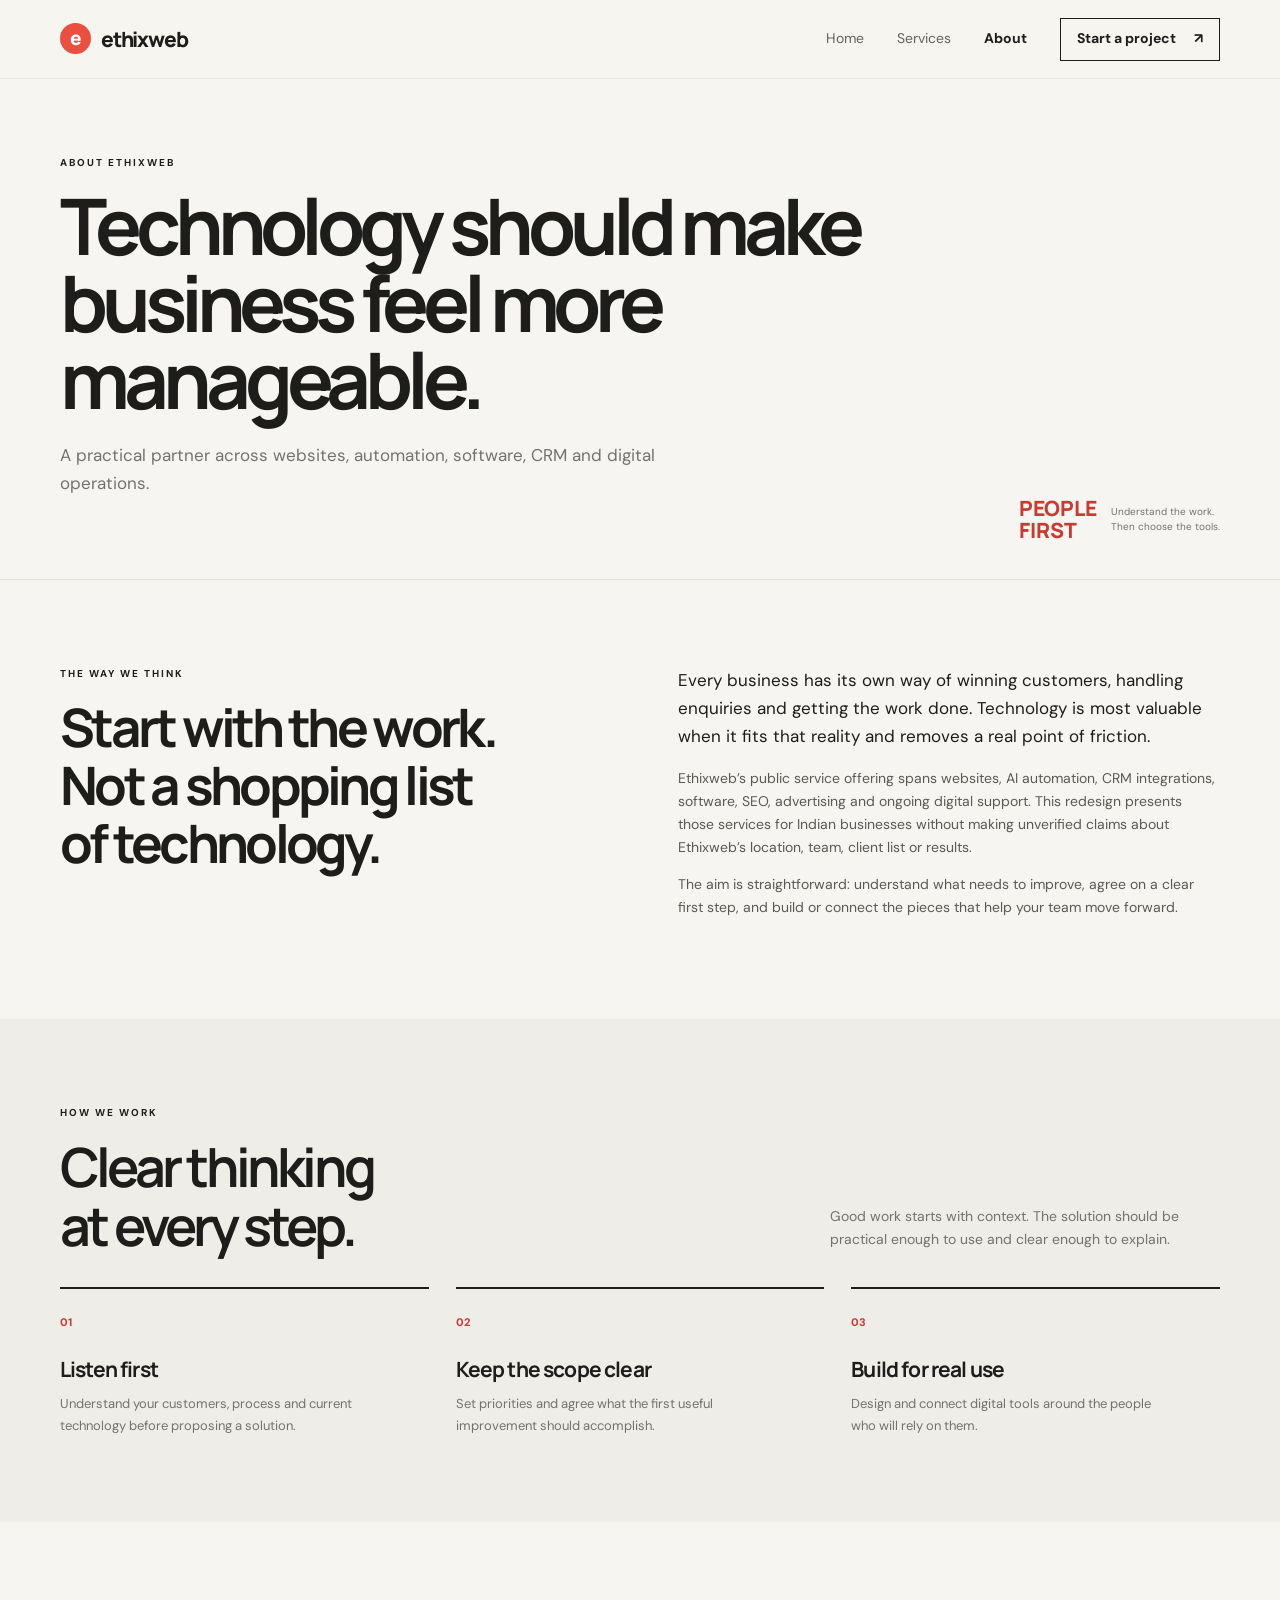
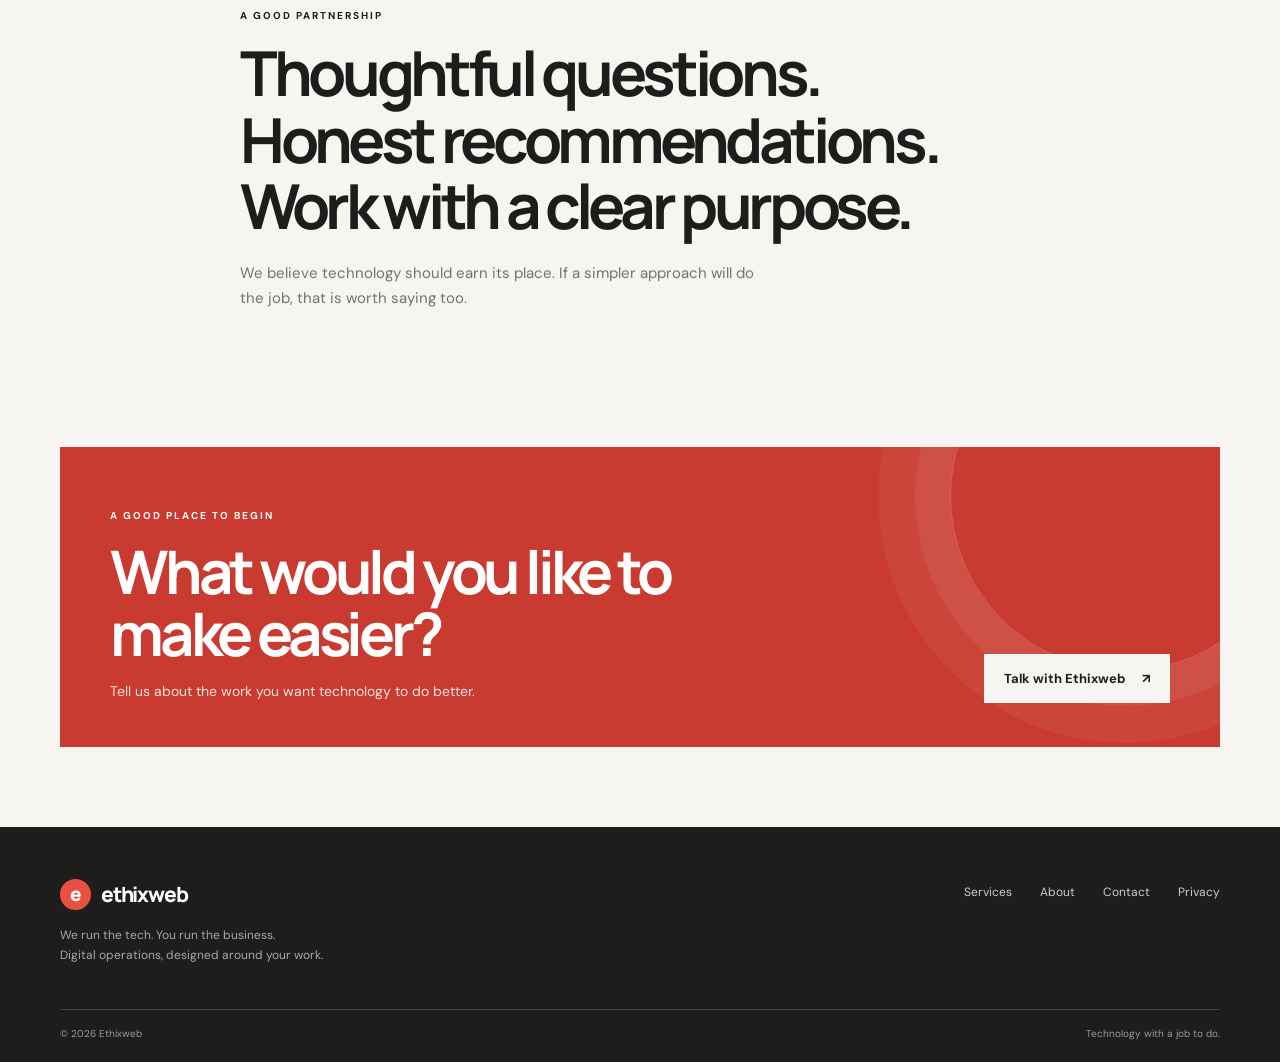
<file: about.html>
<!doctype html>
<html lang="en-IN">
<head>
  <meta charset="utf-8"><meta name="viewport" content="width=device-width, initial-scale=1"><meta name="theme-color" content="#f7f5f1">
  <meta name="description" content="Ethixweb's practical, operations-first approach to websites, automation and digital technology."><meta property="og:title" content="About — Ethixweb"><meta property="og:description" content="Technology should make business feel more manageable."><meta property="og:type" content="website">
  <title>About — Ethixweb</title><link rel="icon" href="favicon.svg" type="image/svg+xml"><link rel="stylesheet" href="styles.css"><script src="site-config.js"></script><script src="script.js" defer></script>
</head>
<body>
  <a class="skip-link" href="#main">Skip to content</a>
  <header class="site-header"><div class="container nav-wrap"><a class="brand" href="index.html"><span class="brand-mark">e</span>ethixweb</a><button class="menu-toggle" type="button" aria-label="Open navigation" aria-expanded="false" aria-controls="primary-nav"><span></span><span></span></button><nav class="nav-links" id="primary-nav" aria-label="Main navigation"><a href="index.html">Home</a><a href="services.html">Services</a><a class="active" href="about.html">About</a><a class="nav-cta" href="contact.html">Start a project <span>↗</span></a></nav></div></header>
  <main id="main">
    <section class="page-hero"><div class="container"><p class="eyebrow">About Ethixweb</p><h1>Technology should make business feel more manageable.</h1><p class="page-intro">A practical partner across websites, automation, software, CRM and digital operations.</p><div class="page-hero-stamp"><span>PEOPLE<br>FIRST</span><small>Understand the work.<br>Then choose the tools.</small></div></div></section>
    <section class="section"><div class="container about-intro"><div><p class="eyebrow">The way we think</p><h2>Start with the work.<br>Not a shopping list<br>of technology.</h2></div><div class="about-copy"><p>Every business has its own way of winning customers, handling enquiries and getting the work done. Technology is most valuable when it fits that reality and removes a real point of friction.</p><p>Ethixweb’s public service offering spans websites, AI automation, CRM integrations, software, SEO, advertising and ongoing digital support. This redesign presents those services for Indian businesses without making unverified claims about Ethixweb’s location, team, client list or results.</p><p>The aim is straightforward: understand what needs to improve, agree on a clear first step, and build or connect the pieces that help your team move forward.</p></div></div></section>
    <section class="section section-contrast"><div class="container"><div class="section-heading"><div><p class="eyebrow">How we work</p><h2>Clear thinking<br>at every step.</h2></div><p>Good work starts with context. The solution should be practical enough to use and clear enough to explain.</p></div><div class="steps-grid"><article class="step-card"><span>01</span><h3>Listen first</h3><p>Understand your customers, process and current technology before proposing a solution.</p></article><article class="step-card"><span>02</span><h3>Keep the scope clear</h3><p>Set priorities and agree what the first useful improvement should accomplish.</p></article><article class="step-card"><span>03</span><h3>Build for real use</h3><p>Design and connect digital tools around the people who will rely on them.</p></article></div></div></section>
    <section class="section"><div class="container values-band"><p class="eyebrow">A good partnership</p><h2>Thoughtful questions.<br>Honest recommendations.<br>Work with a clear purpose.</h2><p>We believe technology should earn its place. If a simpler approach will do the job, that is worth saying too.</p></div></section>
    <section class="section section-last"><div class="container cta-band"><div><p class="eyebrow light-eyebrow">A good place to begin</p><h2>What would you like to make easier?</h2><p>Tell us about the work you want technology to do better.</p></div><a class="button button-paper" href="contact.html">Talk with Ethixweb <span>↗</span></a><span class="cta-orbit" aria-hidden="true"></span></div></section>
  </main>
  <footer class="site-footer"><div class="container"><div class="footer-main"><div><a class="brand brand-light" href="index.html"><span class="brand-mark">e</span>ethixweb</a><p>We run the tech. You run the business.<br>Digital operations, designed around your work.</p></div><nav class="footer-links" aria-label="Footer navigation"><a href="services.html">Services</a><a href="about.html">About</a><a href="contact.html">Contact</a><a href="privacy.html">Privacy</a></nav></div><div class="footer-bottom"><span>© <span data-year></span> Ethixweb</span><span>Technology with a job to do.</span></div></div></footer>
</body>
</html>
</file>
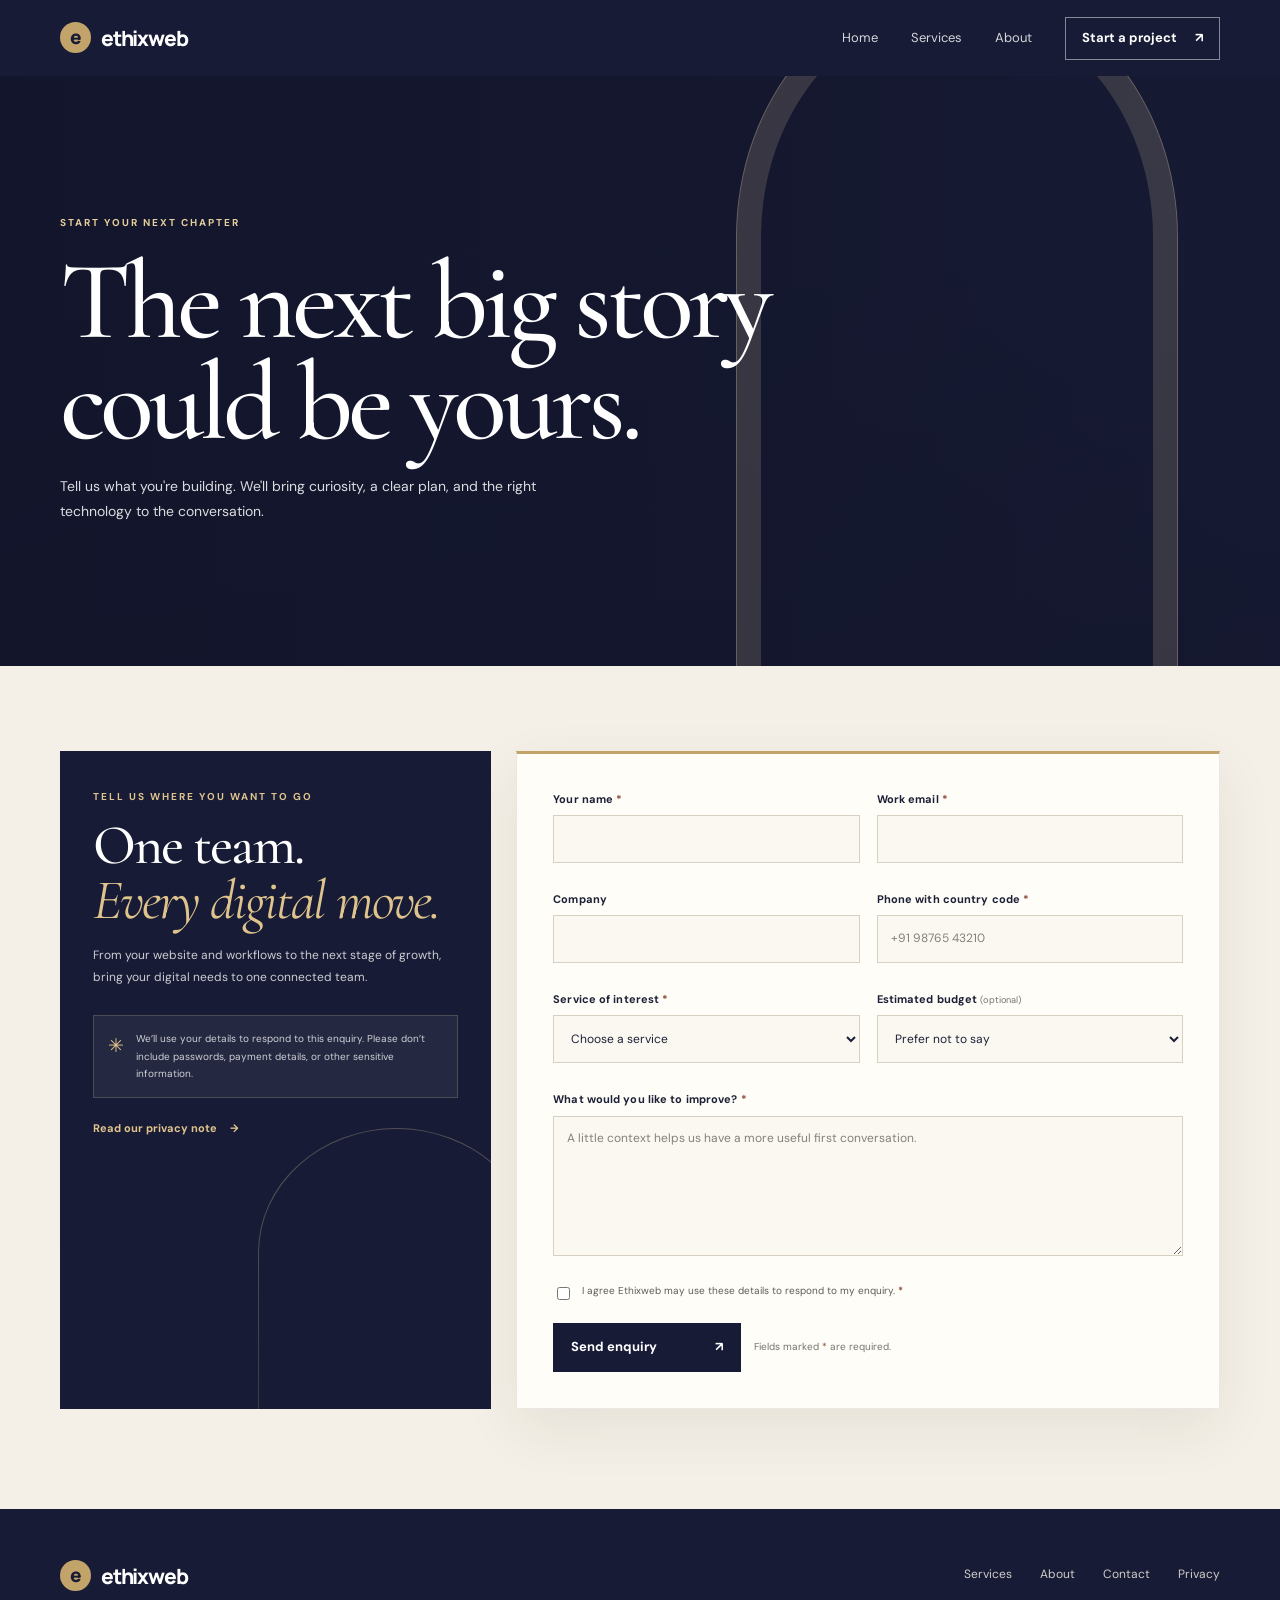
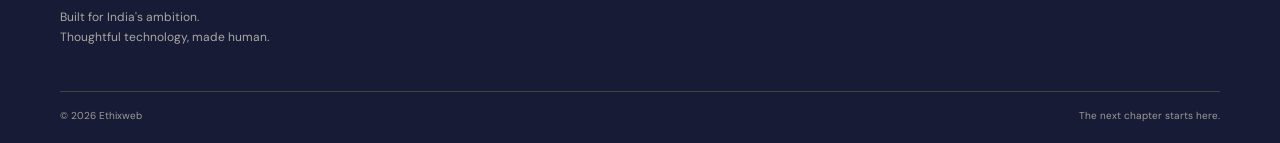
<file: contact.html>
<!doctype html>
<html lang="en-IN">
<head>
  <meta charset="utf-8">
  <meta name="viewport" content="width=device-width, initial-scale=1">
  <meta name="theme-color" content="#171b35">
  <meta name="description" content="Tell Ethixweb what you are building. We turn ambitious Indian businesses into brands the world remembers.">
  <meta property="og:title" content="The next big story could be yours — Ethixweb">
  <meta property="og:description" content="Tell us what you're building. We turn ambitious Indian businesses into brands the world remembers.">
  <meta property="og:type" content="website">
  <title>Let's build your next chapter — Ethixweb</title><link rel="icon" href="favicon.svg" type="image/svg+xml"><link rel="stylesheet" href="styles.css"><script src="site-config.js?v=20261014"></script><script src="script.js" defer></script>
</head>
<body class="contact-page">
  <a class="skip-link" href="#main">Skip to content</a>
  <header class="site-header"><div class="container nav-wrap"><a class="brand" href="index.html"><span class="brand-mark">e</span>ethixweb</a><button class="menu-toggle" type="button" aria-label="Open navigation" aria-expanded="false" aria-controls="primary-nav"><span></span><span></span></button><nav class="nav-links" id="primary-nav" aria-label="Main navigation"><a href="index.html">Home</a><a href="services.html">Services</a><a href="about.html">About</a><a class="nav-cta active" href="contact.html">Start a project <span>↗</span></a></nav></div></header>
  <main id="main">
    <section class="page-hero contact-hero"><div class="container"><p class="eyebrow">Start your next chapter</p><h1>The next big story could be yours.</h1><p class="page-intro">Tell us what you're building. We'll bring curiosity, a clear plan, and the right technology to the conversation.</p></div></section>
    <section class="section contact-section" id="project-enquiry"><div class="container contact-grid">
      <aside class="contact-aside"><p class="eyebrow">Tell us where you want to go</p><h2>One team.<br><em>Every digital move.</em></h2><p>From your website and workflows to the next stage of growth, bring your digital needs to one connected team.</p><div class="privacy-note"><span class="privacy-icon" aria-hidden="true">✳</span><p>We’ll use your details to respond to this enquiry. Please don’t include passwords, payment details, or other sensitive information.</p></div><a class="text-link" href="privacy.html">Read our privacy note <span aria-hidden="true">→</span></a></aside>
      <form class="contact-form" id="contact-form" method="post" action="contact.html" novalidate>
        <div class="honeypot" aria-hidden="true"><label for="website">Leave this field empty</label><input id="website" name="website" tabindex="-1" autocomplete="off"></div>
        <div class="field"><label for="name">Your name <span>*</span></label><input id="name" name="name" autocomplete="name" required minlength="2" maxlength="100" aria-describedby="name-error"><span class="field-error" id="name-error"></span></div>
        <div class="field"><label for="email">Work email <span>*</span></label><input id="email" name="email" type="email" autocomplete="email" required maxlength="254" aria-describedby="email-error"><span class="field-error" id="email-error"></span></div>
        <div class="field"><label for="company">Company</label><input id="company" name="company" autocomplete="organization" maxlength="140"></div>
        <div class="field"><label for="phone">Phone with country code <span>*</span></label><input id="phone" name="phone" type="tel" placeholder="+91 98765 43210" autocomplete="tel" required aria-describedby="phone-error"><span class="field-error" id="phone-error"></span></div>
        <div class="field"><label for="service">Service of interest <span>*</span></label><select id="service" name="service" required aria-describedby="service-error"><option value="">Choose a service</option><option>Website design &amp; development</option><option>AI automation &amp; booking agents</option><option>CRM integrations</option><option>SEO &amp; paid advertising</option><option>Web applications</option><option>Maintenance &amp; digital operations</option><option>Not sure yet</option></select><span class="field-error" id="service-error"></span></div>
        <div class="field"><label for="budget">Estimated budget <small>(optional)</small></label><select id="budget" name="budget"><option value="">Prefer not to say</option><option>Under ₹50,000</option><option>₹50,000 – ₹1,00,000</option><option>₹1,00,000 – ₹3,00,000</option><option>₹3,00,000 – ₹5,00,000</option><option>₹5,00,000+</option><option>Not decided</option></select></div>
        <div class="field field-full"><label for="message">What would you like to improve? <span>*</span></label><textarea id="message" name="message" rows="5" minlength="20" maxlength="4000" required placeholder="A little context helps us have a more useful first conversation." aria-describedby="message-error"></textarea><span class="field-error" id="message-error"></span></div>
        <label class="consent-row field-full"><input type="checkbox" name="consent" required><span>I agree Ethixweb may use these details to respond to my enquiry. <b>*</b></span></label>
        <div class="form-status field-full" id="form-status" role="status" aria-live="polite" hidden></div>
        <div class="form-actions field-full"><button class="button button-red" type="submit"><span>Send enquiry</span><span aria-hidden="true">↗</span></button><p>Fields marked <span>*</span> are required.</p></div>
      </form>
    </div></section>
  </main>
  <footer class="site-footer contact-footer"><div class="container"><div class="footer-main"><div><a class="brand brand-light" href="index.html"><span class="brand-mark">e</span>ethixweb</a><p>Built for India's ambition.<br>Thoughtful technology, made human.</p></div><nav class="footer-links" aria-label="Footer navigation"><a href="services.html">Services</a><a href="about.html">About</a><a href="contact.html">Contact</a><a href="privacy.html">Privacy</a></nav></div><div class="footer-bottom"><span>© <span data-year></span> Ethixweb</span><span>The next chapter starts here.</span></div></div></footer>
</body>
</html>
</file>
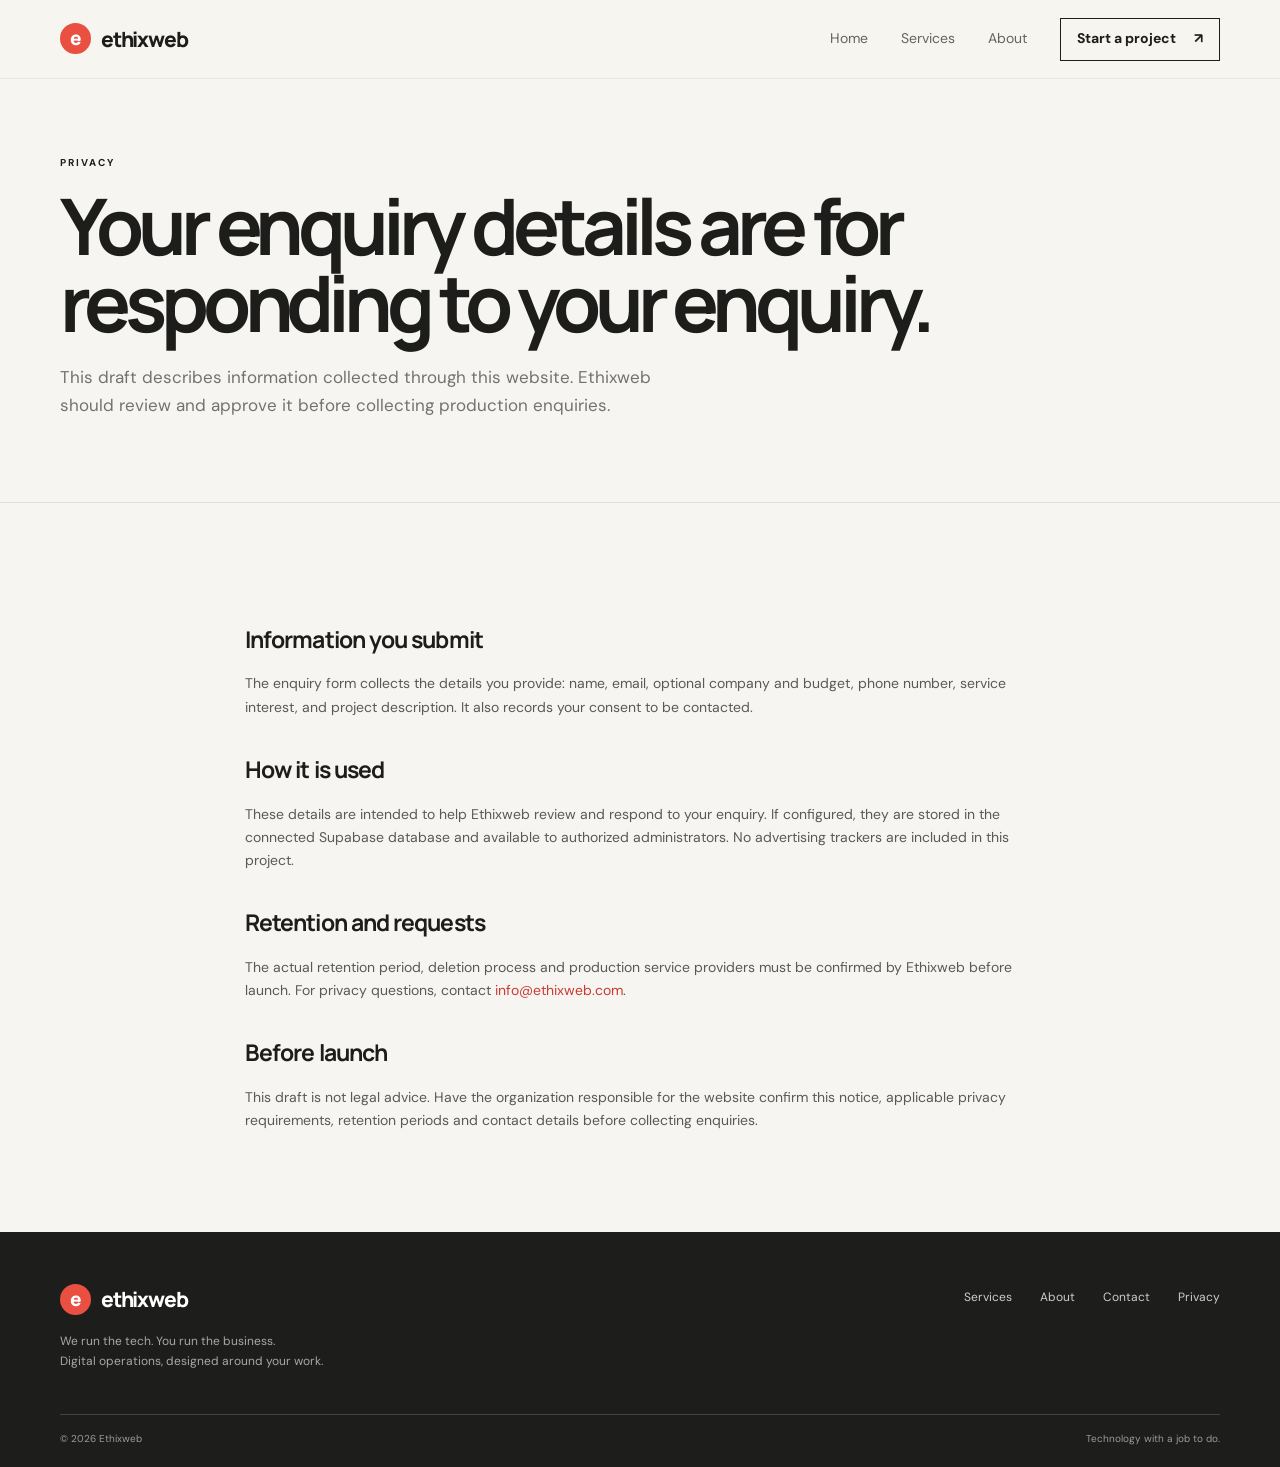
<file: privacy.html>
<!doctype html>
<html lang="en-IN">
<head>
  <meta charset="utf-8"><meta name="viewport" content="width=device-width, initial-scale=1"><meta name="theme-color" content="#f7f5f1"><meta name="description" content="How enquiry information is handled on the Ethixweb website."><title>Privacy — Ethixweb</title><link rel="icon" href="favicon.svg" type="image/svg+xml"><link rel="stylesheet" href="styles.css"><script src="script.js" defer></script>
</head>
<body>
  <a class="skip-link" href="#main">Skip to content</a>
  <header class="site-header"><div class="container nav-wrap"><a class="brand" href="index.html"><span class="brand-mark">e</span>ethixweb</a><button class="menu-toggle" type="button" aria-label="Open navigation" aria-expanded="false" aria-controls="primary-nav"><span></span><span></span></button><nav class="nav-links" id="primary-nav" aria-label="Main navigation"><a href="index.html">Home</a><a href="services.html">Services</a><a href="about.html">About</a><a class="nav-cta" href="contact.html">Start a project <span>↗</span></a></nav></div></header>
  <main id="main">
    <section class="page-hero"><div class="container"><p class="eyebrow">Privacy</p><h1>Your enquiry details are for responding to your enquiry.</h1><p class="page-intro">This draft describes information collected through this website. Ethixweb should review and approve it before collecting production enquiries.</p></div></section>
    <section class="section"><article class="container legal-copy"><h2>Information you submit</h2><p>The enquiry form collects the details you provide: name, email, optional company and budget, phone number, service interest, and project description. It also records your consent to be contacted.</p><h2>How it is used</h2><p>These details are intended to help Ethixweb review and respond to your enquiry. If configured, they are stored in the connected Supabase database and available to authorized administrators. No advertising trackers are included in this project.</p><h2>Retention and requests</h2><p>The actual retention period, deletion process and production service providers must be confirmed by Ethixweb before launch. For privacy questions, contact <a href="mailto:info@ethixweb.com">info@ethixweb.com</a>.</p><h2>Before launch</h2><p>This draft is not legal advice. Have the organization responsible for the website confirm this notice, applicable privacy requirements, retention periods and contact details before collecting enquiries.</p></article></section>
  </main>
  <footer class="site-footer"><div class="container"><div class="footer-main"><div><a class="brand brand-light" href="index.html"><span class="brand-mark">e</span>ethixweb</a><p>We run the tech. You run the business.<br>Digital operations, designed around your work.</p></div><nav class="footer-links" aria-label="Footer navigation"><a href="services.html">Services</a><a href="about.html">About</a><a href="contact.html">Contact</a><a href="privacy.html">Privacy</a></nav></div><div class="footer-bottom"><span>© <span data-year></span> Ethixweb</span><span>Technology with a job to do.</span></div></div></footer>
</body>
</html>
</file>
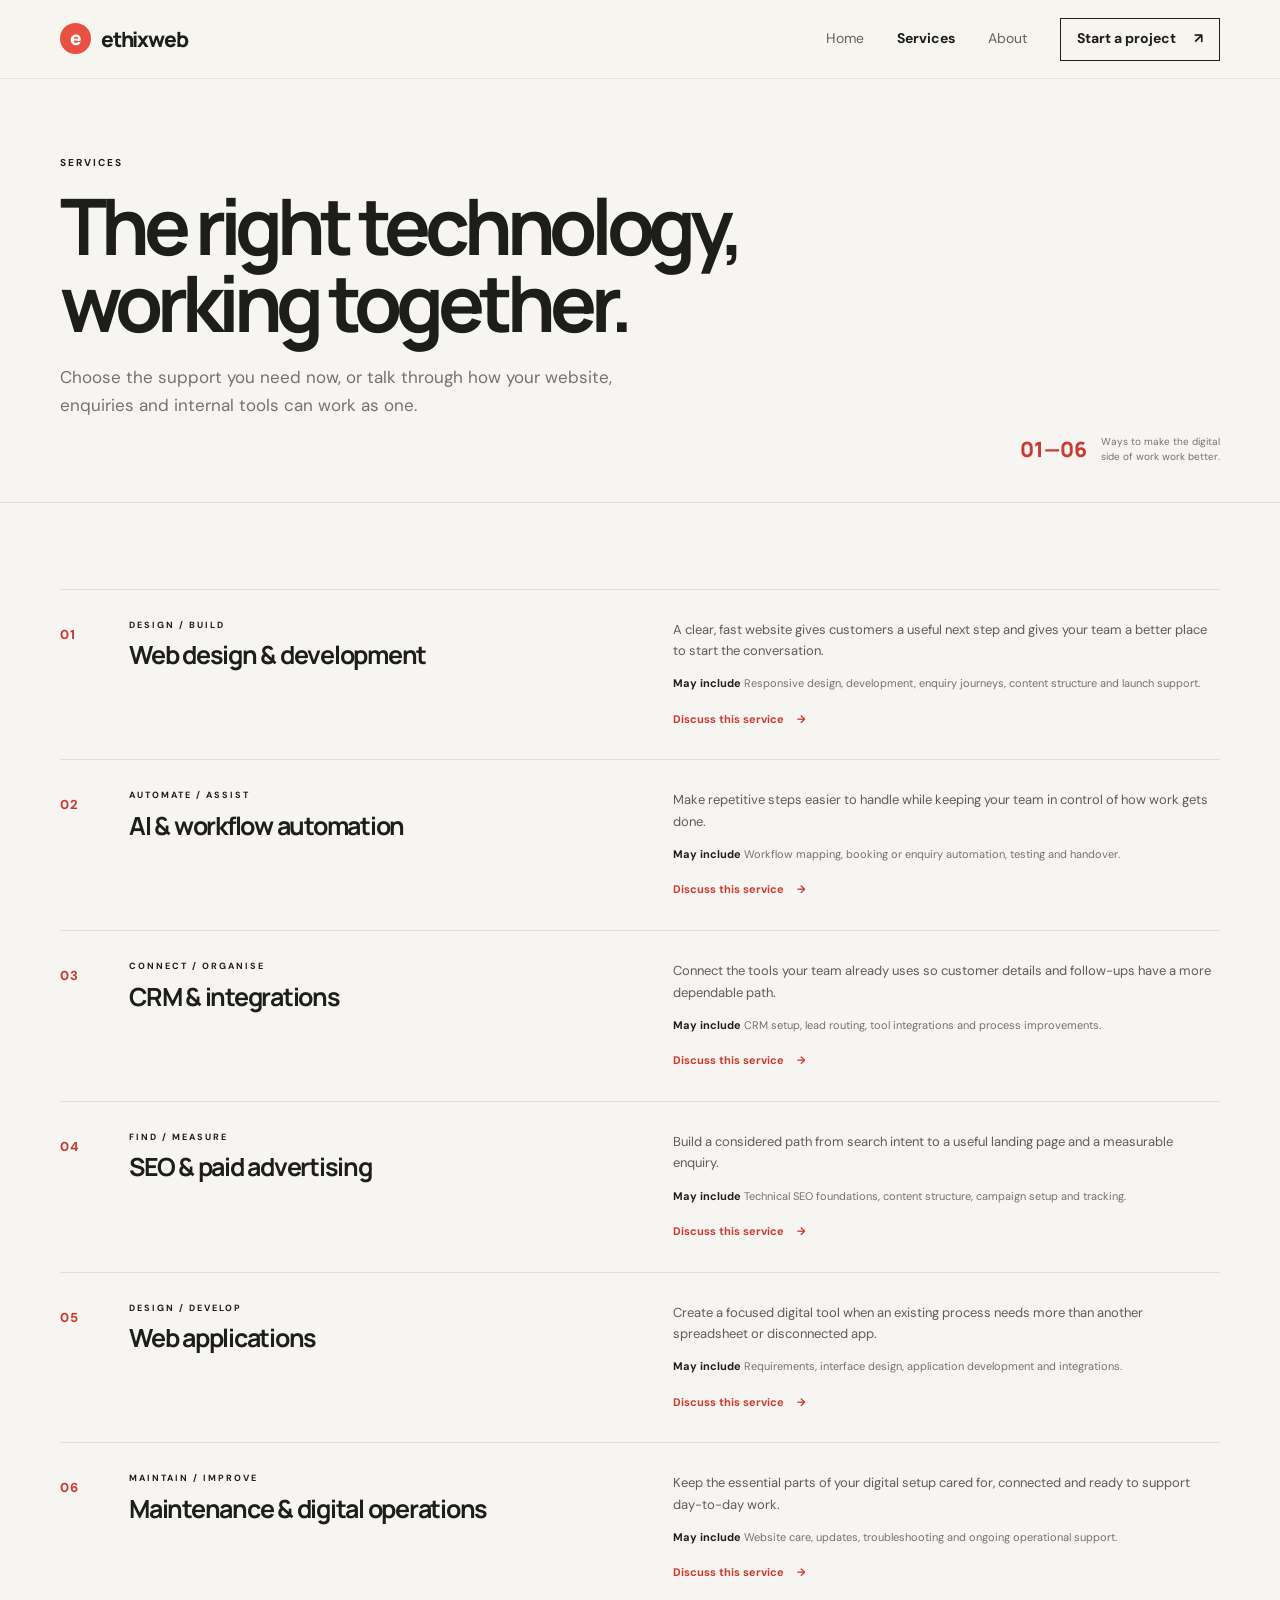
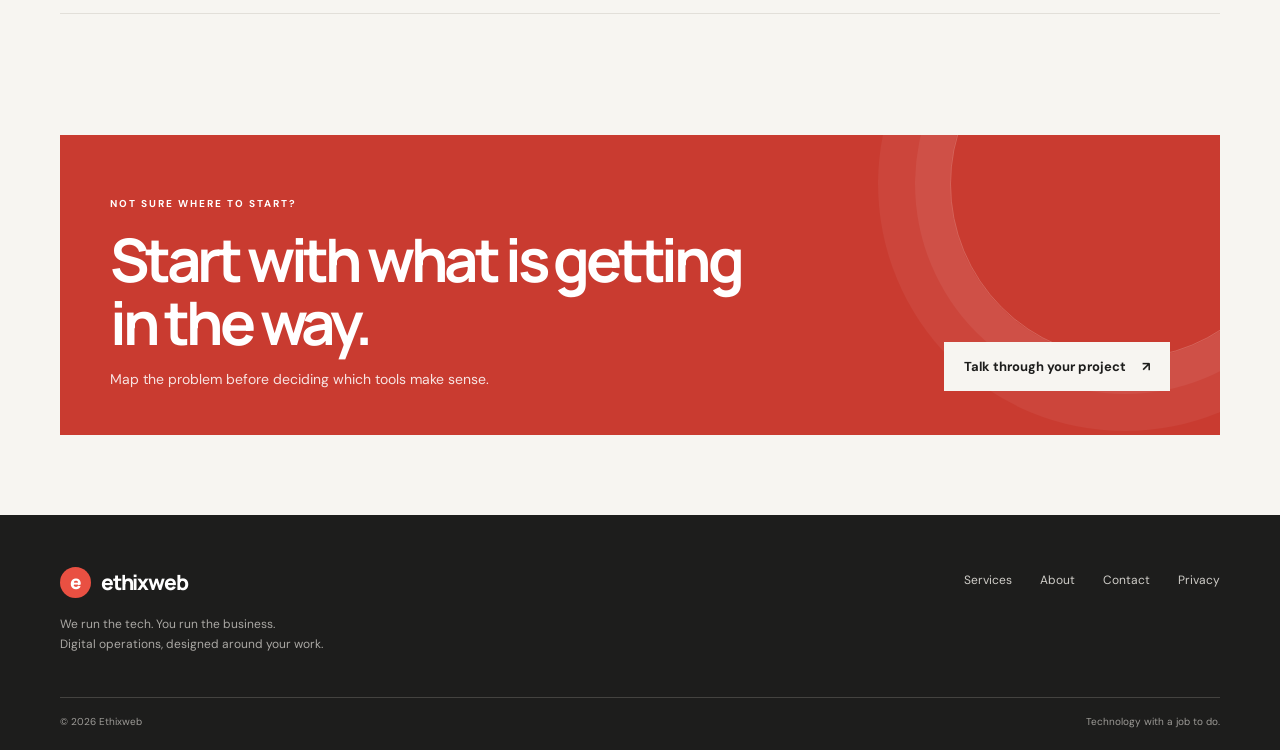
<file: services.html>
<!doctype html>
<html lang="en-IN">
<head>
  <meta charset="utf-8"><meta name="viewport" content="width=device-width, initial-scale=1"><meta name="theme-color" content="#f7f5f1">
  <meta name="description" content="Explore Ethixweb's websites, AI automation, CRM, software, SEO, ads and ongoing digital operations.">
  <meta property="og:title" content="Services — Ethixweb"><meta property="og:description" content="Digital services designed around the way your business works."><meta property="og:type" content="website">
  <title>Services — Ethixweb</title><link rel="icon" href="favicon.svg" type="image/svg+xml"><link rel="stylesheet" href="styles.css"><script src="site-config.js"></script><script src="script.js" defer></script>
</head>
<body>
  <a class="skip-link" href="#main">Skip to content</a>
  <header class="site-header"><div class="container nav-wrap"><a class="brand" href="index.html"><span class="brand-mark">e</span>ethixweb</a><button class="menu-toggle" type="button" aria-label="Open navigation" aria-expanded="false" aria-controls="primary-nav"><span></span><span></span></button><nav class="nav-links" id="primary-nav" aria-label="Main navigation"><a href="index.html">Home</a><a class="active" href="services.html">Services</a><a href="about.html">About</a><a class="nav-cta" href="contact.html">Start a project <span aria-hidden="true">↗</span></a></nav></div></header>
  <main id="main">
    <section class="page-hero"><div class="container"><p class="eyebrow">Services</p><h1>The right technology,<br>working together.</h1><p class="page-intro">Choose the support you need now, or talk through how your website, enquiries and internal tools can work as one.</p><div class="page-hero-stamp"><span>01—06</span><small>Ways to make the digital<br>side of work work better.</small></div></div></section>
    <section class="section"><div class="container service-list">
      <article class="service-detail" id="web"><span class="service-index">01</span><div><p class="eyebrow">Design / Build</p><h2>Web design &amp; development</h2></div><div><p>A clear, fast website gives customers a useful next step and gives your team a better place to start the conversation.</p><p class="service-includes"><strong>May include</strong> Responsive design, development, enquiry journeys, content structure and launch support.</p><a class="text-link" href="contact.html?service=Websites">Discuss this service <span>→</span></a></div></article>
      <article class="service-detail" id="automation"><span class="service-index">02</span><div><p class="eyebrow">Automate / Assist</p><h2>AI &amp; workflow automation</h2></div><div><p>Make repetitive steps easier to handle while keeping your team in control of how work gets done.</p><p class="service-includes"><strong>May include</strong> Workflow mapping, booking or enquiry automation, testing and handover.</p><a class="text-link" href="contact.html?service=Automation">Discuss this service <span>→</span></a></div></article>
      <article class="service-detail" id="crm"><span class="service-index">03</span><div><p class="eyebrow">Connect / Organise</p><h2>CRM &amp; integrations</h2></div><div><p>Connect the tools your team already uses so customer details and follow-ups have a more dependable path.</p><p class="service-includes"><strong>May include</strong> CRM setup, lead routing, tool integrations and process improvements.</p><a class="text-link" href="contact.html?service=CRM">Discuss this service <span>→</span></a></div></article>
      <article class="service-detail" id="growth"><span class="service-index">04</span><div><p class="eyebrow">Find / Measure</p><h2>SEO &amp; paid advertising</h2></div><div><p>Build a considered path from search intent to a useful landing page and a measurable enquiry.</p><p class="service-includes"><strong>May include</strong> Technical SEO foundations, content structure, campaign setup and tracking.</p><a class="text-link" href="contact.html?service=SEO">Discuss this service <span>→</span></a></div></article>
      <article class="service-detail" id="apps"><span class="service-index">05</span><div><p class="eyebrow">Design / Develop</p><h2>Web applications</h2></div><div><p>Create a focused digital tool when an existing process needs more than another spreadsheet or disconnected app.</p><p class="service-includes"><strong>May include</strong> Requirements, interface design, application development and integrations.</p><a class="text-link" href="contact.html?service=Web%20applications">Discuss this service <span>→</span></a></div></article>
      <article class="service-detail" id="operations"><span class="service-index">06</span><div><p class="eyebrow">Maintain / Improve</p><h2>Maintenance &amp; digital operations</h2></div><div><p>Keep the essential parts of your digital setup cared for, connected and ready to support day-to-day work.</p><p class="service-includes"><strong>May include</strong> Website care, updates, troubleshooting and ongoing operational support.</p><a class="text-link" href="contact.html?service=Maintenance">Discuss this service <span>→</span></a></div></article>
    </div></section>
    <section class="section section-last"><div class="container cta-band"><div><p class="eyebrow light-eyebrow">Not sure where to start?</p><h2>Start with what is getting in the way.</h2><p>Map the problem before deciding which tools make sense.</p></div><a class="button button-paper" href="contact.html">Talk through your project <span>↗</span></a><span class="cta-orbit" aria-hidden="true"></span></div></section>
  </main>
  <footer class="site-footer"><div class="container"><div class="footer-main"><div><a class="brand brand-light" href="index.html"><span class="brand-mark">e</span>ethixweb</a><p>We run the tech. You run the business.<br>Digital operations, designed around your work.</p></div><nav class="footer-links" aria-label="Footer navigation"><a href="services.html">Services</a><a href="about.html">About</a><a href="contact.html">Contact</a><a href="privacy.html">Privacy</a></nav></div><div class="footer-bottom"><span>© <span data-year></span> Ethixweb</span><span>Technology with a job to do.</span></div></div></footer>
</body>
</html>
</file>
<file: styles.css>
@import url("https://fonts.googleapis.com/css2?family=Cormorant+Garamond:wght@400;500;600;700&family=DM+Sans:wght@400;500;600;700&family=Manrope:wght@400;500;600;700;800&display=swap");

:root {
  --paper: #f7f5f1;
  --white: #fff;
  --ink: #1d1d1c;
  --muted: #74726f;
  --line: #e2dfd9;
  --red: #e95042;
  --red-dark: #c93b30;
  --soft: #efede8;
}

* { box-sizing: border-box; }
html { scroll-behavior: smooth; }
body {
  min-width: 320px;
  margin: 0;
  background: var(--paper);
  color: var(--ink);
  font-family: "DM Sans", Arial, sans-serif;
  font-size: 15px;
  line-height: 1.65;
  -webkit-font-smoothing: antialiased;
}
body, button, input, select, textarea { font-family: "DM Sans", Arial, sans-serif; }
a { color: inherit; text-decoration: none; }
button, a { -webkit-tap-highlight-color: transparent; }
button, input, select, textarea { font: inherit; }
button:focus-visible, a:focus-visible, input:focus-visible, select:focus-visible, textarea:focus-visible, summary:focus-visible {
  outline: 3px solid rgba(233, 80, 66, .4);
  outline-offset: 3px;
}
::selection { background: #ffd0ca; color: var(--ink); }
.container { width: min(1160px, calc(100% - 64px)); margin-inline: auto; }
.skip-link {
  position: absolute; z-index: 100; top: 10px; left: 10px; padding: 10px 14px;
  transform: translateY(-150%); background: var(--ink); color: white;
}
.skip-link:focus { transform: translateY(0); }

.site-header {
  position: relative; z-index: 10; border-bottom: 1px solid rgba(29,29,28,.07);
  background: rgba(247,245,241,.96);
}
.nav-wrap { display: flex; min-height: 78px; align-items: center; justify-content: space-between; gap: 25px; }
.brand { display: inline-flex; align-items: center; gap: 10px; font-family: Manrope, sans-serif; font-size: 21px; font-weight: 800; letter-spacing: -1.2px; }
.brand-mark { display: inline-grid; width: 31px; height: 31px; place-items: center; border-radius: 50%; background: var(--red); color: white; font-size: 19px; font-weight: 800; }
.nav-links { display: flex; align-items: center; gap: 33px; color: #656361; font-size: 14px; }
.nav-links > a:not(.nav-cta):hover, .nav-links > a.active { color: var(--ink); }
.nav-links > a.active { font-weight: 700; }
.nav-cta { display: inline-flex; min-height: 43px; align-items: center; gap: 18px; padding: 0 16px; border: 1px solid var(--ink); color: var(--ink); font-weight: 700; }
.nav-cta:hover { background: var(--ink); color: white; }
.menu-toggle { display: none; }

.button { display: inline-flex; min-height: 49px; align-items: center; justify-content: center; gap: 16px; padding: 0 19px; border: 1px solid transparent; font-size: 13px; font-weight: 700; transition: background .16s ease, color .16s ease, transform .16s ease; cursor: pointer; }
.button:hover { transform: translateY(-1px); }
.button-red { background: var(--red-dark); color: white; }
.button-red:hover { background: #aa3028; }
.button-quiet { border-color: rgba(255,255,255,.32); background: transparent; color: white; }
.button-quiet:hover { background: rgba(255,255,255,.1); }
.button-paper { background: var(--paper); color: var(--ink); }
.button-paper:hover { background: white; }

.eyebrow { margin: 0 0 17px; color: var(--red-dark); font-size: 10px; font-weight: 800; letter-spacing: 1.8px; text-transform: uppercase; }
.light-eyebrow { color: #ff998e; }
.hero { position: relative; overflow: hidden; background: #1d1d1c; color: white; }
.hero-grid { position: relative; display: grid; min-height: 550px; grid-template-columns: minmax(0, 1fr) 275px; align-items: center; gap: 76px; padding-top: 35px; padding-bottom: 42px; }
.hero-main { position: relative; z-index: 1; }
.hero h1, .page-hero h1 { margin: 0; font-family: Manrope, sans-serif; font-size: clamp(54px, 7.5vw, 91px); font-weight: 700; letter-spacing: -.078em; line-height: .99; }
.hero h1 span { color: #ff8275; }
.hero-copy { max-width: 610px; margin: 25px 0 0; color: #c8c7c4; font-size: 17px; line-height: 1.7; }
.hero-actions { display: flex; flex-wrap: wrap; gap: 12px; margin-top: 29px; }
.pulse-dot { display: inline-block; width: 7px; height: 7px; margin-right: 8px; border-radius: 50%; background: #fb7569; box-shadow: 0 0 0 5px rgba(251,117,105,.13); }
.workflow-card { position: relative; z-index: 1; align-self: center; padding: 23px 23px 21px; border: 1px solid rgba(255,255,255,.16); background: rgba(255,255,255,.055); color: #d0cfcc; }
.workflow-card-head { display: flex; align-items: center; justify-content: space-between; gap: 12px; }
.note-kicker { display: block; margin-bottom: 21px; color: #ff998e; font-size: 9px; font-weight: 800; letter-spacing: 1.7px; }
.workflow-card .note-kicker { margin: 0; }
.workflow-label { padding: 5px 7px; border: 1px solid rgba(255,255,255,.2); color: #c9c7c3; font-size: 8px; font-weight: 700; letter-spacing: 1px; }
.workflow-card h2 { margin: 28px 0 9px; color: white; font-family: Manrope,sans-serif; font-size: 25px; letter-spacing: -.055em; line-height: 1.18; }
.workflow-intro { margin: 0; color: #c0bfbb; font-size: 11px; }
.workflow-list { position: relative; display: grid; gap: 17px; margin: 22px 0; padding: 0; list-style: none; }
.workflow-list::before { position: absolute; top: 22px; bottom: 23px; left: 16px; width: 1px; background: rgba(255,255,255,.2); content: ""; }
.workflow-list li { position: relative; display: flex; align-items: center; gap: 12px; }
.workflow-icon { z-index: 1; display: grid; width: 33px; height: 33px; flex: 0 0 33px; place-items: center; border: 1px solid rgba(255,255,255,.2); border-radius: 50%; background: #242423; color: #ff998e; font-size: 14px; }
.workflow-list li > span:last-child { display: grid; gap: 1px; }
.workflow-list strong { color: white; font-size: 11px; }
.workflow-list small { color: #c0bfbb; font-size: 10px; line-height: 1.4; }
.workflow-footnote { display: block; padding-top: 13px; border-top: 1px solid rgba(255,255,255,.14); color: #c0bfbb; font-size: 9px; line-height: 1.5; }
.hero-ornament { position: absolute; top: -218px; right: -122px; color: transparent; font-family: Manrope,sans-serif; font-size: 620px; font-weight: 700; line-height: 1; opacity: .08; -webkit-text-stroke: 1px #fff; pointer-events: none; }
.intro-strip { padding: 28px 0; border-bottom: 1px solid var(--line); background: #efede8; }
.intro-grid { display: grid; grid-template-columns: 1fr 1.5fr; align-items: center; gap: 32px; }
.intro-grid .eyebrow { margin: 0; }
.intro-grid > p:last-child { max-width: 570px; margin: 0; color: #5c5a57; font-size: 14px; }

.section { padding: 86px 0; }
.section-tight { padding: 50px 0 70px; }
.section-last { padding-top: 35px; padding-bottom: 80px; }
.section-contrast { background: #efede8; }
.section-heading { display: flex; align-items: end; justify-content: space-between; gap: 38px; margin-bottom: 33px; }
.section-heading h2, .faq-heading h2 { margin: 0; font-family: Manrope,sans-serif; font-size: clamp(34px,4.6vw,54px); font-weight: 650; letter-spacing: -.07em; line-height: 1.08; }
.section-heading > p { max-width: 390px; margin: 0 0 3px; color: var(--muted); font-size: 14px; }
.service-grid { display: grid; grid-template-columns: repeat(2, 1fr); border-top: 1px solid var(--line); border-left: 1px solid var(--line); }
.service-card { position: relative; min-height: 247px; padding: 26px 29px; border-right: 1px solid var(--line); border-bottom: 1px solid var(--line); background: rgba(255,255,255,.36); transition: background .18s ease; }
.service-card:hover { background: white; }
.service-index { color: var(--red-dark); font-size: 9px; font-weight: 800; letter-spacing: 1.4px; }
.service-icon { position: absolute; top: 20px; right: 28px; color: var(--red); font-size: 28px; }
.service-card h3 { margin: 38px 0 8px; font-family: Manrope,sans-serif; font-size: 23px; letter-spacing: -.05em; }
.service-card p { max-width: 430px; margin: 0; color: var(--muted); font-size: 13px; }
.card-link { display: inline-flex; gap: 14px; margin-top: 20px; color: var(--red-dark); font-size: 12px; font-weight: 700; }
.section-end-link { display: flex; justify-content: flex-end; margin-top: 22px; }
.text-link { display: inline-flex; align-items: center; gap: 13px; color: var(--red-dark); font-size: 13px; font-weight: 700; }
.text-link:hover { color: var(--ink); }
.split-feature { display: grid; grid-template-columns: 1fr 1fr; gap: 70px; }
.split-feature h2, .about-intro h2 { margin: 0; font-family: Manrope,sans-serif; font-size: clamp(34px,4.5vw,53px); letter-spacing: -.07em; line-height: 1.1; }
.split-copy { max-width: 500px; color: #5e5c58; font-size: 15px; }
.split-copy p:first-child { margin-top: 0; color: var(--ink); font-size: 18px; }
.split-copy .text-link { margin-top: 9px; }
.steps-grid { display: grid; grid-template-columns: repeat(3,1fr); gap: 27px; }
.step-card { padding: 20px 20px 0 0; border-top: 2px solid var(--ink); }
.step-card > span { color: var(--red-dark); font-size: 11px; font-weight: 800; }
.step-card h3 { margin: 18px 0 7px; font-family: Manrope,sans-serif; font-size: 21px; letter-spacing: -.04em; }
.step-card p { max-width: 320px; margin: 0; color: var(--muted); font-size: 13px; }
.audience-row { display: grid; grid-template-columns: repeat(4,1fr); border-top: 1px solid var(--line); border-bottom: 1px solid var(--line); }
.audience-row span { padding: 19px 15px; border-right: 1px solid var(--line); font-size: 12px; font-weight: 700; }
.audience-row span:first-child { padding-left: 0; }
.audience-row span:last-child { border: 0; }
.faq-wrap { display: grid; grid-template-columns: .8fr 1.2fr; gap: 65px; }
.faq-list { border-top: 1px solid var(--line); }
.faq-item { padding: 17px 0; border-bottom: 1px solid var(--line); }
.faq-item summary { position: relative; padding-right: 32px; font-size: 14px; font-weight: 700; cursor: pointer; list-style: none; }
.faq-item summary::-webkit-details-marker { display: none; }
.faq-item summary::after { position: absolute; right: 4px; color: var(--red-dark); content: "+"; font-size: 20px; line-height: 1; }
.faq-item[open] summary::after { content: "−"; }
.faq-item p { max-width: 620px; margin: 11px 28px 0 0; color: var(--muted); font-size: 13px; }
.cta-band { position: relative; display: flex; min-height: 300px; align-items: end; justify-content: space-between; gap: 40px; overflow: hidden; padding: 44px 50px; background: var(--red-dark); color: white; }
.cta-band > div { position: relative; z-index: 1; max-width: 680px; }
.cta-band h2 { margin: 0; font-family: Manrope,sans-serif; font-size: clamp(35px,5.2vw,60px); letter-spacing: -.07em; line-height: 1.04; }
.cta-band p:not(.eyebrow) { max-width: 485px; margin: 15px 0 0; color: rgba(255,255,255,.86); font-size: 14px; }
.cta-band .button { position: relative; z-index: 1; flex-shrink: 0; }
.cta-orbit { position: absolute; top: -126px; right: -80px; width: 350px; height: 350px; border: 1px solid rgba(255,255,255,.2); border-radius: 50%; box-shadow: 0 0 0 35px rgba(255,255,255,.06),0 0 0 72px rgba(255,255,255,.05); }

.page-hero { position: relative; overflow: hidden; padding: 76px 0 82px; border-bottom: 1px solid var(--line); }
.page-hero h1 { max-width: 910px; font-size: clamp(48px,7.2vw,78px); }
.page-intro { max-width: 610px; margin: 22px 0 0; color: var(--muted); font-size: 17px; }
.page-hero-stamp { position: absolute; right: max(calc((100vw - 1160px)/2),32px); bottom: 38px; display: flex; align-items: center; gap: 14px; color: var(--red-dark); }
.page-hero-stamp > span { font-family: Manrope,sans-serif; font-size: 21px; font-weight: 800; line-height: 1.05; }
.page-hero-stamp small { color: var(--muted); font-size: 10px; line-height: 1.5; }
.service-list { border-top: 1px solid var(--line); }
.service-detail { display: grid; grid-template-columns: 45px 1fr 1.05fr; gap: 24px; padding: 29px 0; border-bottom: 1px solid var(--line); scroll-margin-top: 30px; }
.service-detail .service-index { padding-top: 5px; font-size: 13px; }
.service-detail .eyebrow { margin-bottom: 8px; font-size: 9px; }
.service-detail h2 { margin: 0; font-family: Manrope,sans-serif; font-size: 25px; letter-spacing: -.05em; line-height: 1.2; }
.service-detail > div:last-child > p:first-child { margin: 0; color: #5f5c59; font-size: 13px; }
.service-detail .service-includes { margin: 13px 0; color: var(--muted); font-size: 11px; }
.service-detail .service-includes strong { color: var(--ink); }
.service-detail .text-link { font-size: 11px; }
.about-intro { display: grid; grid-template-columns: 1fr 1fr; gap: 76px; }
.about-copy { max-width: 600px; color: #5b5955; font-size: 14px; }
.about-copy p:first-child { margin-top: 0; color: var(--ink); font-size: 17px; }
.values-band { max-width: 800px; }
.values-band h2 { margin: 0; font-family: Manrope,sans-serif; font-size: clamp(35px,5.5vw,62px); letter-spacing: -.07em; line-height: 1.07; }
.values-band > p:last-child { max-width: 530px; margin-top: 22px; color: var(--muted); }
.contact-hero { padding-bottom: 70px; }
.contact-grid { display: grid; grid-template-columns: .75fr 1.25fr; gap: 76px; }
.contact-aside h2 { margin: 0 0 14px; font-family: Manrope,sans-serif; font-size: 39px; letter-spacing: -.065em; line-height: 1.08; }
.contact-aside > p:not(.eyebrow) { max-width: 360px; color: var(--muted); font-size: 14px; }
.privacy-note { display: flex; gap: 12px; margin: 28px 0 18px; padding: 16px; background: #efede8; }
.privacy-icon { color: var(--red-dark); font-size: 19px; }
.privacy-note p { margin: 0; color: #5d5a56; font-size: 11px; }
.contact-aside .text-link { font-size: 11px; }
.contact-form { display: grid; grid-template-columns: 1fr 1fr; gap: 17px 16px; }
.field { display: flex; min-width: 0; flex-direction: column; gap: 6px; }
.field-full { grid-column: 1/-1; }
.field label { font-size: 11px; font-weight: 700; }
.field label span, .consent-row b, .form-actions p span { color: var(--red-dark); }
.field label small { color: var(--muted); font-weight: 400; }
.field input, .field select, .field textarea { width: 100%; min-height: 45px; padding: 10px 12px; border: 1px solid #cfccc6; border-radius: 0; background: rgba(255,255,255,.72); color: var(--ink); font-size: 12px; }
.field textarea { min-height: 123px; resize: vertical; }
.field input::placeholder, .field textarea::placeholder { color: #9a9893; }
.field input[aria-invalid="true"], .field select[aria-invalid="true"], .field textarea[aria-invalid="true"] { border-color: #bd332a; }
.field-error { min-height: 0; color: #ae2d25; font-size: 10px; }
.consent-row { display: flex; align-items: start; gap: 9px; color: var(--muted); font-size: 11px; }
.consent-row input { margin-top: 4px; accent-color: var(--red); }
.form-status { padding: 12px 14px; border: 1px solid #b6d8bf; background: #e7f4e9; color: #245533; font-size: 12px; }
.form-status.error { border-color: #e4b3ad; background: #fff0ee; color: #852820; }
.form-actions { display: flex; align-items: center; gap: 17px; }
.form-actions p { margin: 0; color: var(--muted); font-size: 10px; }
.form-actions button:disabled { cursor: wait; opacity: .7; }
.honeypot { position: absolute; left: -10000px; width: 1px; height: 1px; overflow: hidden; }
.legal-copy { max-width: 790px; }
.legal-copy h2 { margin: 32px 0 8px; font-family: Manrope,sans-serif; font-size: 23px; letter-spacing: -.04em; }
.legal-copy p { color: #5b5955; font-size: 14px; }
.legal-copy a { color: var(--red-dark); }

.site-footer { padding: 50px 0 19px; background: #1d1d1c; color: white; }
.brand-light { color: white; }
.footer-main { display: flex; justify-content: space-between; gap: 40px; padding-bottom: 43px; }
.footer-main > div > p { margin: 15px 0 0; color: #aaa8a4; font-size: 12px; }
.footer-links { display: flex; align-items: flex-start; gap: 28px; padding-top: 6px; color: #cfcdc8; font-size: 12px; }
.footer-links a:hover { color: white; }
.footer-bottom { display: flex; justify-content: space-between; gap: 20px; padding-top: 16px; border-top: 1px solid #444340; color: #9d9b97; font-size: 10px; }
.admin-shell { min-height: 72vh; padding-top: 55px; padding-bottom: 70px; }
.admin-intro h1 { margin: 0; font-family: Manrope,sans-serif; font-size: clamp(38px,6vw,60px); letter-spacing: -.07em; }
.admin-intro > p:last-child { margin-top: 7px; color: var(--muted); }
.admin-word { padding: 3px 6px; background: var(--ink); color: white; font: 700 9px "DM Sans",Arial,sans-serif; letter-spacing: 1px; }
.admin-panel { width: min(100%,540px); margin: 38px auto; padding: 28px; border: 1px solid var(--line); background: white; }
.admin-panel h2 { margin: 0; font-family: Manrope,sans-serif; letter-spacing: -.04em; }
.admin-panel > p { color: var(--muted); font-size: 12px; }
.admin-toolbar { display: flex; justify-content: space-between; align-items: center; gap: 15px; margin: 20px 0; }
.admin-toolbar p { flex: 1; }
.admin-toolbar p, .admin-feedback { color: var(--muted); font-size: 12px; }
.button-outline { min-height: 38px; padding: 0 12px; border-color: var(--line); background: transparent; color: var(--ink); }
.button-outline:hover { background: var(--soft); }
.status-counts { display: grid; grid-template-columns: repeat(4,1fr); gap: 10px; margin: 23px 0; }
.status-count { padding: 14px; border: 1px solid var(--line); background: white; }
.status-count strong { display: block; font-family: Manrope,sans-serif; font-size: 22px; }
.status-count span { color: var(--muted); font-size: 10px; }
.admin-filter { display: flex; flex-wrap: wrap; align-items: end; gap: 10px; padding: 17px; background: #efede8; }
.admin-filter label { font-size: 10px; font-weight: 700; }
.admin-filter input, .admin-filter select { min-height: 39px; padding: 7px 9px; border: 1px solid #cfccc6; background: white; font-size: 11px; }
.admin-filter .button { min-height: 39px; }
.admin-table-wrap { overflow-x: auto; margin-top: 17px; border: 1px solid var(--line); background: white; }
.admin-table { width: 100%; border-collapse: collapse; text-align: left; font-size: 11px; }
.admin-table th, .admin-table td { min-width: 105px; padding: 11px; border-bottom: 1px solid var(--line); vertical-align: top; }
.admin-table th { background: #efede8; font-size: 9px; letter-spacing: .4px; text-transform: uppercase; }
.admin-table td a { overflow-wrap: anywhere; }
.status-select { max-width: 115px; min-height: 32px; padding: 4px 6px; border: 1px solid #cfccc6; background: white; font-size: 10px; }
.status-save { margin-left: 5px; border: 0; background: none; font-size: 10px; cursor: pointer; }
.status-message { display: block; color: #38704a; font-size: 9px; }
.pagination { display: flex; justify-content: space-between; align-items: center; gap: 15px; margin-top: 15px; font-size: 11px; }
.pagination button:disabled { cursor: default; opacity: .4; }
.lead-detail { display: grid; gap: 24px; margin-top: 25px; }
.lead-detail .route-block h2 { margin-top: 0; font-size: 19px; }
.lead-detail .route-block p { white-space: pre-wrap; overflow-wrap: anywhere; }

@media (max-width: 850px) {
  .container { width: min(100% - 44px, 700px); }
  .hero-grid { min-height: 550px; grid-template-columns: 1fr; gap: 35px; padding-top: 74px; }
  .workflow-card { width: min(100%,360px); justify-self: end; margin-bottom: 6px; }
  .hero-ornament { top: -135px; right: -185px; font-size: 540px; }
  .section { padding: 69px 0; }
  .section-tight { padding: 43px 0 58px; }
  .split-feature, .about-intro, .faq-wrap { grid-template-columns: 1fr; gap: 30px; }
  .faq-heading { max-width: 480px; }
  .contact-grid { grid-template-columns: 1fr; gap: 34px; }
  .contact-aside { max-width: 580px; }
  .contact-aside h2 { max-width: 520px; }
  .service-detail { grid-template-columns: 36px 1fr 1.1fr; gap: 15px; }
}
@media (max-width: 640px) {
  .container { width: calc(100% - 36px); }
  .nav-wrap { min-height: 66px; }
  .brand { font-size: 19px; }
  .menu-toggle { display: inline-flex; width: 42px; height: 42px; flex-direction: column; align-items: center; justify-content: center; gap: 5px; border: 1px solid var(--line); background: transparent; cursor: pointer; }
  .menu-toggle span { width: 17px; height: 1.5px; background: var(--ink); transition: transform .15s ease; }
  .menu-toggle[aria-expanded="true"] span:first-child { transform: translateY(3.25px) rotate(45deg); }
  .menu-toggle[aria-expanded="true"] span:last-child { transform: translateY(-3.25px) rotate(-45deg); }
  .nav-links { position: absolute; top: 65px; right: 0; left: 0; display: none; align-items: stretch; gap: 0; padding: 12px 20px 18px; border-bottom: 1px solid var(--line); background: var(--paper); }
  .nav-links.nav-open { display: flex; flex-direction: column; }
  .nav-links > a:not(.nav-cta) { padding: 10px 0; }
  .nav-cta { justify-content: space-between; margin-top: 10px; }
  .hero-grid { min-height: 0; gap: 48px; padding-top: 72px; padding-bottom: 36px; }
  .hero h1 { font-size: clamp(47px, 11.3vw, 66px); }
  .hero-copy { max-width: 470px; font-size: 15px; }
  .hero-actions { align-items: stretch; flex-direction: column; }
  .hero-actions .button { justify-content: space-between; }
  .workflow-card { justify-self: start; margin-left: 0; }
  .hero-ornament { top: 2px; right: -226px; font-size: 380px; }
  .intro-grid { grid-template-columns: 1fr; gap: 8px; }
  .intro-grid > p:last-child { font-size: 12px; }
  .section { padding: 58px 0; }
  .section-last { padding: 27px 0 55px; }
  .section-heading { align-items: flex-start; flex-direction: column; gap: 14px; }
  .section-heading h2, .faq-heading h2 { font-size: 38px; }
  .service-grid { grid-template-columns: 1fr; }
  .service-card { min-height: 0; padding: 22px; }
  .service-card h3 { margin-top: 25px; font-size: 21px; }
  .service-icon { top: 14px; right: 20px; }
  .split-feature h2, .about-intro h2 { font-size: 37px; }
  .steps-grid { grid-template-columns: 1fr; gap: 26px; }
  .step-card { padding-top: 15px; }
  .step-card h3 { margin-top: 10px; }
  .audience-row { grid-template-columns: 1fr 1fr; }
  .audience-row span { padding: 14px 9px; font-size: 10px; }
  .audience-row span:nth-child(2) { border-right: 0; }
  .audience-row span:nth-child(3), .audience-row span:nth-child(4) { border-top: 1px solid var(--line); }
  .audience-row span:nth-child(3) { padding-left: 0; }
  .cta-band { min-height: 0; align-items: flex-start; flex-direction: column; gap: 24px; padding: 33px 25px; }
  .cta-band h2 { font-size: 39px; }
  .cta-orbit { top: -230px; right: -200px; }
  .page-hero { padding: 56px 0 61px; }
  .page-hero h1 { font-size: clamp(43px, 11vw, 62px); }
  .page-intro { max-width: 480px; margin-top: 17px; font-size: 15px; }
  .page-hero-stamp { position: static; margin-top: 27px; }
  .service-detail { grid-template-columns: 32px 1fr; gap: 10px 13px; padding: 22px 0; }
  .service-detail > div:last-child { grid-column: 2; }
  .service-detail h2 { font-size: 21px; }
  .service-detail .eyebrow { font-size: 8px; }
  .contact-aside h2 { font-size: 35px; }
  .contact-form { grid-template-columns: 1fr; gap: 14px; }
  .field-full { grid-column: 1; }
  .form-actions { align-items: flex-start; flex-direction: column; gap: 8px; }
  .form-actions .button { width: 100%; justify-content: space-between; }
  .footer-main { flex-direction: column; gap: 25px; padding-bottom: 31px; }
  .footer-links { flex-wrap: wrap; gap: 13px 22px; }
  .footer-bottom { flex-direction: column; gap: 2px; }
  .status-counts { grid-template-columns: repeat(2,1fr); }
  .admin-toolbar { align-items: stretch; flex-wrap: wrap; }
  .admin-toolbar p { flex-basis: 100%; margin-bottom: 0; }
  .admin-filter { align-items: stretch; flex-direction: column; }
  .admin-filter label { margin-bottom: -6px; }
  .admin-filter input, .admin-filter select, .admin-filter .button { width: 100%; }
  .admin-table { min-width: 670px; }
  .pagination { flex-wrap: wrap; }
}
@media (prefers-reduced-motion: reduce) {
  *, *::before, *::after { scroll-behavior: auto !important; transition-duration: .01ms !important; }
}

/* Homepage art direction: editorial type, architectural imagery, and warm metallic details. */
.home-page {
  --home-ink: #1c2036;
  --home-indigo: #171b35;
  --home-burgundy: #452632;
  --home-paper: #f5f0e7;
  --home-ivory: #fffdf8;
  --home-gold: #c2a36a;
  --home-dim: #77746e;
  --home-line: rgba(28,32,54,.16);
  overflow-x: clip;
  background: var(--home-paper);
  color: var(--home-ink);
}
.home-page.cinema-intro-active { overflow: hidden; }
.cinema-intro[hidden] { display: none; }
.cinema-intro {
  position: fixed;
  inset: 0;
  z-index: 100;
  display: grid;
  overflow: hidden;
  place-items: center;
  isolation: isolate;
  background:
    radial-gradient(ellipse at 50% 45%,rgba(53,51,67,.62),transparent 57%),
    linear-gradient(135deg,#191c34,#171a31 57%,#242031);
  color: #fffdf8;
  animation: cinema-intro-exit .48s 1.82s ease-in forwards;
}
.cinema-intro-texture,
.cinema-intro-light,
.cinema-intro-arch { position: absolute; inset: 0; width: 100%; height: 100%; pointer-events: none; }
.cinema-intro-texture {
  z-index: -1;
  opacity: .22;
  background-image:
    repeating-linear-gradient(0deg,transparent 0 4px,rgba(255,249,231,.032) 5px,transparent 6px 10px),
    repeating-linear-gradient(90deg,transparent 0 6px,rgba(255,249,231,.022) 7px,transparent 8px 13px),
    radial-gradient(ellipse at center,transparent 25%,rgba(8,10,22,.45) 100%);
}
.cinema-intro-light {
  z-index: -1;
  opacity: 0;
  background: linear-gradient(108deg,transparent 38%,rgba(219,193,138,.025) 44%,rgba(241,219,174,.17) 49%,rgba(219,193,138,.035) 54%,transparent 61%);
  transform: translateX(-110%);
  animation: cinema-light-sweep .72s .58s ease-out forwards;
}
.cinema-intro-arch { z-index: -1; }
.cinema-intro-arch path {
  fill: none;
  stroke: #c9ac73;
  stroke-width: 1;
  stroke-linecap: round;
  stroke-dasharray: 1000;
  stroke-dashoffset: 1000;
  animation: cinema-arch-draw .78s .08s cubic-bezier(.55,.05,.3,1) forwards;
}
.cinema-intro-arch .cinema-intro-arch-inner { opacity: .38; stroke-width: .65; animation-delay: .2s; }
.cinema-intro-arch .cinema-intro-base { opacity: .4; stroke-dasharray: 1000; animation-delay: .54s; }
.cinema-intro-content { position: relative; z-index: 1; display: grid; justify-items: center; padding: 24px; text-align: center; }
.cinema-wordmark {
  display: flex;
  align-items: center;
  gap: 10px;
  color: rgba(255,253,248,.96);
  font-family: Manrope,sans-serif;
  font-size: 14px;
  font-weight: 700;
  letter-spacing: .035em;
  opacity: 0;
  transform: translateY(8px);
  animation: cinema-content-arrive .42s .6s ease-out forwards;
}
.cinema-mark {
  display: grid;
  width: 27px;
  height: 27px;
  place-items: center;
  border: 1px solid #c9ac73;
  border-radius: 50%;
  color: #dec58f;
  font-size: 16px;
  font-weight: 800;
}
.cinema-intro-kicker {
  margin: 38px 0 13px;
  color: #dec58f;
  font-size: 8px;
  font-weight: 600;
  letter-spacing: .26em;
  opacity: 0;
  animation: cinema-content-arrive .4s .76s ease-out forwards;
}
.cinema-intro h1 {
  margin: 0;
  color: #fffdf8;
  font-family: "Cormorant Garamond",Georgia,serif;
  font-size: clamp(60px,8.8vw,102px);
  font-weight: 500;
  letter-spacing: -.045em;
  line-height: .83;
  opacity: 0;
  transform: translateY(12px);
  animation: cinema-content-arrive .52s .83s cubic-bezier(.2,.7,.2,1) forwards;
}
.cinema-intro h1 em { color: #dec58f; font-weight: 400; }
.cinema-intro-skip {
  position: absolute;
  z-index: 2;
  top: 26px;
  right: max(28px,calc((100vw - 1280px)/2));
  display: inline-flex;
  min-height: 38px;
  align-items: center;
  gap: 16px;
  padding: 0 12px;
  border: 1px solid rgba(222,197,143,.48);
  background: rgba(23,27,53,.42);
  color: #fffdf8;
  font-size: 10px;
  cursor: pointer;
}
.cinema-intro-skip span { color: #dec58f; }
.cinema-intro-skip:hover { border-color: #dec58f; background: rgba(222,197,143,.13); }
.cinema-intro-skip:focus-visible { outline-color: #dec58f; }
.cinema-intro.is-skipped {
  animation: none;
  opacity: 0;
  visibility: hidden;
  transition: opacity .2s ease,visibility 0s .2s;
}
@keyframes cinema-arch-draw { to { stroke-dashoffset: 0; } }
@keyframes cinema-light-sweep {
  15% { opacity: .95; }
  85% { opacity: .7; }
  to { opacity: 0; transform: translateX(110%); }
}
@keyframes cinema-content-arrive { to { opacity: 1; transform: translateY(0); } }
@keyframes cinema-intro-exit {
  to { opacity: 0; visibility: hidden; pointer-events: none; }
}
.home-page .container { width: min(1280px, calc(100% - 104px)); }
.home-page .site-header {
  position: absolute;
  inset: 0 0 auto;
  z-index: 20;
  border: 0;
  background: transparent;
}
.home-page .nav-wrap { min-height: 88px; }
.home-page .brand { gap: 11px; color: white; font-size: 22px; letter-spacing: -.8px; }
.home-page .brand-mark { width: 32px; height: 32px; background: var(--home-gold); color: var(--home-indigo); }
.home-page .nav-links { gap: 31px; color: rgba(255,255,255,.82); font-size: 12px; }
.home-page .nav-links > a:not(.nav-cta):hover,
.home-page .nav-links > a.active { color: white; }
.home-page .nav-links > a.active { text-decoration: underline; text-decoration-color: var(--home-gold); text-underline-offset: 8px; }
.home-page .nav-cta {
  min-height: 41px;
  border-color: rgba(255,255,255,.48);
  color: white;
  font-size: 11px;
}
.home-page .nav-cta:hover { border-color: var(--home-gold); background: var(--home-gold); color: var(--home-indigo); }
.home-page .menu-toggle { border-color: rgba(255,255,255,.48); }
.home-page .menu-toggle span { background: white; }
.home-page .skip-link:focus { background: var(--home-gold); color: var(--home-indigo); }
.visually-hidden {
  position: absolute;
  width: 1px;
  height: 1px;
  overflow: hidden;
  clip: rect(0,0,0,0);
  white-space: nowrap;
  clip-path: inset(50%);
}

.story-hero {
  position: relative;
  display: flex;
  min-height: min(900px, max(740px, 100svh));
  align-items: end;
  overflow: hidden;
  background: var(--home-indigo);
  color: white;
}
.story-hero-image,
.india-card > img {
  position: absolute;
  inset: 0;
  width: 100%;
  height: 100%;
  object-fit: cover;
}
.story-hero-image { object-position: center 42%; animation: hero-image-arrive 1.2s cubic-bezier(.2,.7,.2,1) both; }
.story-hero-shade {
  position: absolute;
  inset: 0;
  background:
    linear-gradient(90deg, rgba(15,19,37,.83) 0%, rgba(15,19,37,.64) 43%, rgba(15,19,37,.13) 100%),
    linear-gradient(0deg, rgba(15,19,37,.75) 0%, rgba(15,19,37,.08) 70%);
}
.hero-jaali {
  position: absolute;
  inset: 10% 4% 9% auto;
  width: min(39vw, 510px);
  border: 1px solid rgba(236,218,181,.34);
  border-bottom: 0;
  border-radius: 48% 48% 0 0 / 27% 27% 0 0;
  opacity: .58;
  pointer-events: none;
}
.hero-jaali::before,
.hero-jaali::after {
  position: absolute;
  content: "";
  pointer-events: none;
}
.hero-jaali::before {
  inset: 11% 11% 0;
  border: 1px solid rgba(236,218,181,.24);
  border-bottom: 0;
  border-radius: 48% 48% 0 0 / 27% 27% 0 0;
}
.hero-jaali::after {
  inset: 0;
  opacity: .23;
  background-image:
    linear-gradient(45deg, transparent 49.65%, rgba(236,218,181,.5) 49.8%, rgba(236,218,181,.5) 50.2%, transparent 50.35%),
    linear-gradient(-45deg, transparent 49.65%, rgba(236,218,181,.5) 49.8%, rgba(236,218,181,.5) 50.2%, transparent 50.35%);
  background-size: 47px 47px;
  mask-image: linear-gradient(to bottom, transparent, black 42%, black);
}
.story-hero-content { position: relative; z-index: 2; padding-top: 180px; padding-bottom: 116px; }
.hero-overline,
.eyebrow {
  color: var(--home-gold);
  font-size: 10px;
  font-weight: 700;
  letter-spacing: 2px;
  line-height: 1.5;
  text-transform: uppercase;
}
.hero-overline { display: flex; align-items: center; gap: 11px; margin: 0 0 23px; color: #f1dfb8; }
.hero-overline > span { width: 29px; height: 1px; background: var(--home-gold); }
.story-hero h1,
.home-section-heading h2,
.services-heading h2,
.faq-heading h2,
.story-cta h2 {
  margin: 0;
  font-family: "Cormorant Garamond", Georgia, serif;
  font-weight: 500;
  letter-spacing: -.045em;
  line-height: .91;
}
.story-hero h1 { max-width: 850px; font-size: clamp(76px, 10.5vw, 146px); animation: hero-copy-arrive .85s .12s both; }
.story-hero h1 em,
.home-section-heading h2 em,
.services-heading h2 em,
.faq-heading h2 em,
.story-cta h2 em { color: var(--home-gold); font-weight: 400; }
.hero-support { margin: 18px 0 0; color: #f0dcb3; font-family: "Cormorant Garamond", Georgia, serif; font-size: clamp(25px,3.3vw,39px); font-weight: 500; line-height: 1.15; animation: hero-copy-arrive .85s .22s both; }
.story-hero-copy { max-width: 470px; margin: 18px 0 0; color: rgba(255,255,255,.86); font-size: 14px; line-height: 1.8; animation: hero-copy-arrive .85s .3s both; }
.home-page .hero-actions { align-items: center; gap: 29px; margin-top: 29px; animation: hero-copy-arrive .85s .38s both; }
.home-page .button {
  min-height: 50px;
  justify-content: space-between;
  gap: 28px;
  padding: 0 19px;
  font-size: 11px;
  letter-spacing: .15px;
}
.home-page .button-gold { border-color: var(--home-gold); background: var(--home-gold); color: var(--home-indigo); }
.home-page .button-gold:hover { border-color: #ddc596; background: #ddc596; }
.hero-text-link { display: inline-flex; align-items: center; gap: 13px; color: white; font-size: 11px; }
.hero-text-link span { color: var(--home-gold); transition: transform .2s ease; }
.hero-text-link:hover span { transform: translateY(4px); }
.scroll-cue {
  position: absolute;
  z-index: 2;
  right: max(52px, calc((100vw - 1280px)/2));
  bottom: 36px;
  display: flex;
  align-items: center;
  gap: 11px;
  color: rgba(255,255,255,.83);
  font-size: 8px;
  letter-spacing: 1.6px;
}
.scroll-cue > span { width: 1px; height: 31px; background: var(--home-gold); transform-origin: top; animation: scroll-cue 1.8s ease-in-out infinite; }
.hero-frame-number { position: absolute; right: max(52px, calc((100vw - 1280px)/2)); bottom: 81px; color: rgba(255,255,255,.55); font-size: 9px; letter-spacing: 1.5px; }

.home-intro { position: relative; overflow: hidden; padding: 105px 0 90px; background: var(--home-ivory); }
.home-intro-grid { display: grid; grid-template-columns: .7fr 1.3fr 1fr; align-items: end; gap: 32px; }
.home-intro .eyebrow { margin: 0 0 8px; }
.home-intro h2 { margin: 0; font-family: "Cormorant Garamond", Georgia, serif; font-size: clamp(34px,4.4vw,57px); font-weight: 500; letter-spacing: -.04em; line-height: .98; }
.home-intro h2 em { color: #987848; font-weight: 400; }
.home-intro-grid > p:last-child { max-width: 340px; margin: 0 0 3px; color: #66645f; font-size: 13px; line-height: 1.85; }
.intro-rule { position: absolute; right: 0; bottom: 0; left: 0; height: 1px; background: var(--home-line); }
.intro-rule span { display: block; width: 20%; height: 1px; margin-inline: auto; background: var(--home-gold); }

.home-section { padding: 119px 0 125px; }
.home-work { background: var(--home-paper); }
.home-section-heading { display: flex; align-items: end; justify-content: space-between; gap: 40px; }
.home-section-heading .eyebrow { margin: 0 0 17px; }
.home-section-heading h2,
.services-heading h2,
.faq-heading h2 { font-size: clamp(61px,8.1vw,106px); }
.home-section-heading h2 em { color: #a18353; }
.work-intro { max-width: 336px; padding-bottom: 6px; }
.work-intro > p:first-child,
.india-heading > p,
.approach-heading > p { margin: 0; color: #66645f; font-size: 13px; line-height: 1.85; }
.work-intro .concept-note { margin: 12px 0 0; color: #8a7552; font-size: 10px; line-height: 1.7; }
.work-filters { display: flex; flex-wrap: wrap; gap: 8px; margin: 40px 0 31px; }
.work-filter {
  min-height: 34px;
  padding: 0 13px;
  border: 1px solid var(--home-line);
  border-radius: 0;
  background: transparent;
  color: #5d5b56;
  font-size: 10px;
  transition: background .2s ease, color .2s ease, border-color .2s ease;
  cursor: pointer;
}
.work-filter:hover,
.work-filter.is-active { border-color: var(--home-indigo); background: var(--home-indigo); color: white; }
.work-grid { display: grid; grid-template-columns: repeat(12,1fr); align-items: start; gap: 53px 23px; }
.work-grid.is-filtered { grid-template-columns: repeat(2,minmax(0,1fr)); }
.work-grid.is-filtered .work-card:nth-child(n) { grid-column: auto; margin-top: 0; width: auto; justify-self: stretch; }
.work-card { display: block; min-width: 0; }
.work-card[hidden] { display: none; }
.work-card:nth-child(1) { grid-column: 1 / span 7; }
.work-card:nth-child(2) { grid-column: 8 / span 5; margin-top: 102px; }
.work-card:nth-child(3) { grid-column: 1 / span 5; }
.work-card:nth-child(4) { grid-column: 6 / span 7; margin-top: 73px; }
.work-card:nth-child(5) { grid-column: 2 / span 6; }
.work-image-wrap { position: relative; overflow: hidden; background: #d4c9b4; }
.work-card:nth-child(1) .work-image-wrap { aspect-ratio: 1.28; }
.work-card:nth-child(2) .work-image-wrap { aspect-ratio: .91; }
.work-card:nth-child(3) .work-image-wrap { aspect-ratio: 1.18; }
.work-card:nth-child(4) .work-image-wrap { aspect-ratio: 1.55; }
.work-card:nth-child(5) .work-image-wrap { aspect-ratio: 1.28; }
.work-image-wrap::after { position: absolute; inset: 0; background: linear-gradient(180deg,rgba(20,22,34,.25),transparent 30%,transparent); content: ""; pointer-events: none; }
.work-image-wrap img { display: block; width: 100%; height: 100%; object-fit: cover; transition: transform .7s cubic-bezier(.2,.7,.2,1); }
.work-card:hover .work-image-wrap img,
.work-card:focus-visible .work-image-wrap img { transform: scale(1.045); }
.work-image-index { position: absolute; z-index: 1; top: 17px; left: 17px; color: white; font-size: 8px; letter-spacing: 1.3px; }
.work-image-arrow { position: absolute; z-index: 1; right: 15px; bottom: 15px; display: grid; width: 37px; height: 37px; place-items: center; border: 1px solid rgba(255,255,255,.7); border-radius: 50%; color: white; font-size: 15px; transition: background .2s ease,color .2s ease; }
.work-card:hover .work-image-arrow { background: white; color: var(--home-indigo); }
.work-card-caption { display: flex; align-items: end; justify-content: space-between; gap: 10px; padding: 15px 0 0; }
.work-card-caption .eyebrow { margin: 0 0 5px; color: #90764e; font-size: 8px; letter-spacing: 1.2px; }
.work-card-caption h3 { margin: 0; font-family: "Cormorant Garamond", Georgia, serif; font-size: clamp(22px,2.6vw,33px); font-weight: 500; letter-spacing: -.025em; line-height: 1.07; }
.work-city { flex-shrink: 0; padding-bottom: 3px; color: #77746e; font-size: 7px; letter-spacing: .9px; }
.work-footnote { margin: 40px 0 0; color: #77746e; font-size: 10px; line-height: 1.65; }

.home-services-section { padding: 116px 0 124px; background: var(--home-indigo); color: white; }
.services-layout { display: grid; grid-template-columns: .82fr 1.18fr; gap: 102px; }
.services-heading { align-self: start; }
.services-heading .eyebrow { margin: 0 0 20px; }
.services-heading h2 { font-size: clamp(57px,7.1vw,88px); }
.services-heading h2 em { color: #ddc28e; }
.services-heading > p:not(.eyebrow) { max-width: 350px; margin: 22px 0; color: rgba(255,255,255,.72); font-size: 13px; line-height: 1.85; }
.home-page .text-link { display: inline-flex; align-items: center; gap: 12px; color: #e1c994; font-size: 11px; font-weight: 600; }
.home-page .text-link:hover { color: white; }
.service-editorial-list { border-top: 1px solid rgba(255,255,255,.23); }
.service-editorial-row { display: grid; min-height: 92px; grid-template-columns: 33px 1fr 28px; align-items: center; gap: 16px; border-bottom: 1px solid rgba(255,255,255,.23); transition: padding .22s ease,background .22s ease; }
.service-editorial-row:hover { padding-inline: 10px; background: rgba(255,255,255,.045); }
.service-editorial-number { align-self: start; padding-top: 29px; color: var(--home-gold); font-size: 9px; letter-spacing: 1px; }
.service-editorial-copy { display: grid; gap: 5px; }
.service-editorial-copy strong { font-family: "Cormorant Garamond", Georgia, serif; font-size: 24px; font-weight: 500; line-height: 1.1; }
.service-editorial-copy small { color: rgba(255,255,255,.67); font-size: 10px; line-height: 1.55; }
.service-editorial-arrow { justify-self: end; color: var(--home-gold); font-size: 17px; transition: transform .2s ease; }
.service-editorial-row:hover .service-editorial-arrow { transform: translate(3px,-3px); }
.service-editorial-row:nth-child(2) { transition-delay: .05s; }
.service-editorial-row:nth-child(3) { transition-delay: .1s; }
.service-editorial-row:nth-child(4) { transition-delay: .15s; }
.service-editorial-row:nth-child(5) { transition-delay: .2s; }
.service-editorial-row:nth-child(6) { transition-delay: .25s; }

.india-section { padding: 121px 0 125px; background: var(--home-ivory); }
.india-heading { margin-bottom: 48px; }
.india-heading h2 { font-size: clamp(59px,7vw,91px); }
.india-heading > p { max-width: 345px; margin-bottom: 4px; }
.india-grid { display: grid; grid-template-columns: repeat(4,minmax(0,1fr)); grid-auto-rows: 204px; gap: 13px; }
.india-card { position: relative; min-width: 0; overflow: hidden; background: #453e39; color: white; }
.india-card img { transition: transform .65s cubic-bezier(.2,.7,.2,1); }
.india-card:hover img { transform: scale(1.055); }
.india-card-shade { position: absolute; inset: 0; background: linear-gradient(0deg,rgba(17,20,34,.82),rgba(17,20,34,.06) 72%); }
.india-card-copy { position: absolute; right: 16px; bottom: 17px; left: 18px; }
.india-card-copy > span { color: #e7d3a9; font-size: 7px; letter-spacing: 1.2px; }
.india-card-copy h3 { margin: 4px 0 0; font-family: "Cormorant Garamond", Georgia, serif; font-size: 36px; font-weight: 500; line-height: .98; }
.india-card-copy p { margin: 5px 0 0; color: rgba(255,255,255,.86); font-size: 9px; }
.india-jaipur { grid-column: 1; grid-row: 1 / span 2; }
.india-mumbai { grid-column: 2 / span 2; grid-row: 1; }
.india-bengaluru { grid-column: 4; grid-row: 1; }
.india-delhi { grid-column: 2; grid-row: 2; }
.india-kochi { grid-column: 3 / span 2; grid-row: 2; }

.approach-section { padding: 118px 0 127px; background: var(--home-paper); }
.approach-heading { margin-bottom: 63px; }
.approach-heading h2 { font-size: clamp(59px,7vw,90px); }
.approach-heading > p { max-width: 340px; margin-bottom: 3px; }
.approach-steps { position: relative; display: grid; grid-template-columns: repeat(4,minmax(0,1fr)); gap: 25px; margin: 0; padding: 0; list-style: none; }
.approach-steps::before { position: absolute; top: 31px; right: 4%; left: 4%; height: 1px; background: var(--home-line); content: ""; }
.approach-steps li { position: relative; padding-top: 57px; }
.approach-number { position: absolute; top: 0; left: 0; color: #817860; font-size: 8px; letter-spacing: 1.4px; }
.approach-marker { position: absolute; top: 20px; left: 0; display: grid; width: 23px; height: 23px; place-items: center; border: 1px solid var(--home-gold); border-radius: 50%; background: var(--home-paper); color: #947849; font-size: 12px; }
.approach-steps h3 { margin: 0; font-family: "Cormorant Garamond", Georgia, serif; font-size: 31px; font-weight: 500; }
.approach-steps p { max-width: 225px; margin: 7px 0 0; color: #6e6b65; font-size: 11px; line-height: 1.8; }

.home-faq-section { padding: 106px 0 114px; background: var(--home-ivory); }
.home-page .faq-wrap { grid-template-columns: .78fr 1.22fr; gap: 78px; }
.home-page .faq-heading { max-width: 405px; }
.home-page .faq-heading .eyebrow { margin: 0 0 18px; }
.home-page .faq-heading h2 { font-size: clamp(50px,6.3vw,79px); }
.home-page .faq-heading > p:last-child { max-width: 280px; margin: 19px 0 0; color: #77746e; font-size: 12px; }
.home-page .faq-list { border-top-color: var(--home-line); }
.home-page .faq-item { padding: 18px 0; border-color: var(--home-line); }
.home-page .faq-item summary { font-size: 12px; }
.home-page .faq-item summary::after { color: #987848; }
.home-page .faq-item p { font-size: 11px; line-height: 1.8; }

.story-cta { position: relative; overflow: hidden; padding: 115px 0 125px; background: var(--home-burgundy); color: white; }
.story-cta::before { position: absolute; inset: 0; background: linear-gradient(90deg,rgba(41,23,37,.98),rgba(52,29,43,.92) 57%,rgba(52,29,43,.68)); content: ""; }
.story-cta::after { position: absolute; inset: 0; opacity: .14; background-image: repeating-linear-gradient(45deg,transparent 0 21px,rgba(222,198,150,.38) 22px,transparent 23px 43px); content: ""; mask-image: linear-gradient(90deg,transparent 23%,black); }
.cta-arch { position: absolute; top: 13%; right: 8%; width: min(36vw,440px); height: 108%; border: 1px solid rgba(227,206,165,.37); border-bottom: 0; border-radius: 50% 50% 0 0 / 35% 35% 0 0; }
.cta-arch::after { position: absolute; inset: 8% 9% 0; border: 1px solid rgba(227,206,165,.21); border-bottom: 0; border-radius: 50% 50% 0 0 / 35% 35% 0 0; content: ""; }
.story-cta-content { position: relative; z-index: 1; }
.story-cta .eyebrow { margin: 0 0 21px; color: #e4cb98; }
.story-cta h2 { max-width: 880px; font-size: clamp(67px,9vw,116px); }
.story-cta h2 em { color: #e1c38c; }
.story-cta-content > p:not(.eyebrow) { max-width: 448px; margin: 22px 0 26px; color: rgba(255,255,255,.82); font-size: 13px; line-height: 1.8; }
.cta-side-note { position: absolute; z-index: 1; right: max(52px, calc((100vw - 1280px)/2)); bottom: 32px; color: rgba(255,255,255,.56); font-size: 8px; letter-spacing: 1.7px; writing-mode: vertical-rl; }
.home-footer { padding: 54px 0 20px; background: var(--home-indigo); }
.home-footer .brand-light { color: white; }
.home-footer-main { display: grid; grid-template-columns: 1fr 1.4fr .75fr; align-items: start; gap: 38px; padding: 10px 0 43px; }
.home-footer-main > div > p { margin: 13px 0 0; color: rgba(255,255,255,.64); font-size: 10px; line-height: 1.8; }
.home-footer-links { display: grid; grid-template-columns: repeat(3,1fr); gap: 13px 20px; padding-top: 9px; color: rgba(255,255,255,.78); font-size: 10px; }
.home-footer-links a:hover { color: #e1c38c; }
.footer-contact-link { justify-self: end; color: rgba(255,255,255,.7); font-family: "Cormorant Garamond", Georgia, serif; font-size: 17px; line-height: 1.3; }
.footer-contact-link span { color: #e1c38c; }
.home-footer-bottom { display: flex; justify-content: space-between; gap: 20px; padding-top: 15px; border-top: 1px solid rgba(255,255,255,.19); color: rgba(255,255,255,.55); font-size: 8px; letter-spacing: .2px; }
.home-footer-bottom a:hover { color: white; }

.home-page.motion-ready [data-reveal] { opacity: 0; transform: translateY(22px); transition: opacity .65s ease,transform .65s cubic-bezier(.2,.7,.2,1); }
.home-page.motion-ready [data-reveal].is-visible { opacity: 1; transform: translateY(0); }
.home-page.motion-ready .approach-steps li:nth-child(2) { transition-delay: .08s; }
.home-page.motion-ready .approach-steps li:nth-child(3) { transition-delay: .16s; }
.home-page.motion-ready .approach-steps li:nth-child(4) { transition-delay: .24s; }
.home-page.motion-ready .work-grid .work-card:nth-child(2),
.home-page.motion-ready .india-grid .india-card:nth-child(2) { transition-delay: .06s; }
.home-page.motion-ready .work-grid .work-card:nth-child(3),
.home-page.motion-ready .india-grid .india-card:nth-child(3) { transition-delay: .12s; }
.home-page.motion-ready .work-grid .work-card:nth-child(4),
.home-page.motion-ready .india-grid .india-card:nth-child(4) { transition-delay: .18s; }
.home-page.motion-ready .work-grid .work-card:nth-child(5),
.home-page.motion-ready .india-grid .india-card:nth-child(5) { transition-delay: .24s; }
@keyframes hero-image-arrive { from { transform: scale(1.04); } to { transform: scale(1); } }
@keyframes hero-copy-arrive { from { opacity: 0; transform: translateY(15px); } to { opacity: 1; transform: translateY(0); } }
@keyframes scroll-cue { 0%,100% { transform: scaleY(.72); opacity: .65; } 50% { transform: scaleY(1); opacity: 1; } }

@media (max-width: 900px) {
  .home-page .container { width: min(100% - 56px, 760px); }
  .home-page .nav-wrap { min-height: 78px; }
  .home-page .nav-links { gap: 18px; }
  .story-hero { min-height: max(730px,90svh); }
  .story-hero-content { padding-bottom: 109px; }
  .hero-jaali { right: -5%; width: 48vw; }
  .home-intro { padding: 76px 0; }
  .home-intro-grid { grid-template-columns: .7fr 1.3fr; gap: 18px 25px; }
  .home-intro-grid > p:last-child { grid-column: 2; }
  .home-section,.india-section,.approach-section { padding-top: 88px; padding-bottom: 94px; }
  .services-layout { grid-template-columns: .8fr 1.2fr; gap: 45px; }
  .india-grid { grid-auto-rows: 175px; }
  .home-page .faq-wrap { gap: 42px; }
}
@media (max-width: 640px) {
  .home-page .container { width: calc(100% - 40px); }
  .home-page .site-header { background: linear-gradient(180deg,rgba(16,19,36,.4),transparent); }
  .home-page .nav-wrap { min-height: 70px; }
  .home-page .brand { font-size: 19px; }
  .home-page .menu-toggle { width: 41px; height: 41px; }
  .home-page .nav-links {
    top: 69px;
    right: 0;
    left: 0;
    gap: 0;
    padding: 10px 20px 18px;
    border: 1px solid rgba(255,255,255,.16);
    background: var(--home-indigo);
    color: white;
  }
  .home-page .nav-links.nav-open { display: flex; flex-direction: column; }
  .home-page .nav-links > a:not(.nav-cta) { padding: 12px 0; border-bottom: 1px solid rgba(255,255,255,.12); }
  .home-page .nav-cta { justify-content: space-between; margin-top: 13px; }
  .story-hero { min-height: max(740px,94svh); align-items: end; }
  .story-hero-image { object-position: 59% center; }
  .story-hero-shade { background: linear-gradient(90deg,rgba(15,19,37,.78),rgba(15,19,37,.22)),linear-gradient(0deg,rgba(15,19,37,.79),rgba(15,19,37,.03) 75%); }
  .hero-jaali { inset: 13% -23% auto auto; width: 75vw; height: 57%; }
  .hero-jaali::after { background-size: 34px 34px; }
  .story-hero-content { padding-top: 150px; padding-bottom: 120px; }
  .hero-overline { max-width: 300px; font-size: 8px; letter-spacing: 1.5px; }
  .story-hero h1 { font-size: clamp(68px,16vw,97px); line-height: .89; }
  .hero-support { max-width: 310px; margin-top: 15px; font-size: 27px; }
  .story-hero-copy { max-width: 360px; margin-top: 13px; font-size: 12px; line-height: 1.7; }
  .home-page .hero-actions { align-items: flex-start; flex-direction: column; gap: 19px; margin-top: 20px; }
  .home-page .hero-actions .button { width: min(100%,310px); }
  .hero-frame-number { right: 20px; bottom: 78px; font-size: 8px; }
  .scroll-cue { right: 20px; bottom: 24px; font-size: 7px; }
  .scroll-cue > span { height: 24px; }
  .home-intro { padding: 63px 0 58px; }
  .home-intro-grid { grid-template-columns: 1fr; gap: 13px; }
  .home-intro .eyebrow { margin-bottom: 0; font-size: 8px; }
  .home-intro h2 { font-size: clamp(37px,10vw,51px); }
  .home-intro-grid > p:last-child { grid-column: 1; max-width: 365px; margin-top: 3px; font-size: 11px; }
  .home-section,.india-section,.approach-section { padding: 68px 0 74px; }
  .home-section-heading { align-items: flex-start; flex-direction: column; gap: 18px; }
  .home-section-heading .eyebrow { margin-bottom: 13px; font-size: 8px; }
  .home-section-heading h2 { font-size: clamp(62px,15vw,82px); }
  .work-intro { max-width: 360px; }
  .work-intro > p:first-child { font-size: 11px; }
  .work-intro .concept-note { font-size: 9px; }
  .work-filters { gap: 7px; margin: 26px 0 23px; }
  .work-filter { min-height: 32px; padding-inline: 10px; font-size: 9px; }
  .work-grid { grid-template-columns: 1fr 1fr; gap: 31px 13px; }
  .work-grid.is-filtered { grid-template-columns: 1fr 1fr; }
  .work-card:nth-child(n) { grid-column: auto; margin-top: 0; }
  .work-card:nth-child(1) { grid-column: 1 / -1; }
  .work-card:nth-child(2) { grid-column: 1 / -1; width: 83%; justify-self: end; }
  .work-card:nth-child(3) { grid-column: 1; }
  .work-card:nth-child(4) { grid-column: 2; margin-top: 38px; }
  .work-card:nth-child(5) { grid-column: 1 / -1; width: 88%; }
  .work-card:nth-child(1) .work-image-wrap { aspect-ratio: 1.13; }
  .work-card:nth-child(2) .work-image-wrap { aspect-ratio: .95; }
  .work-card:nth-child(3) .work-image-wrap,
  .work-card:nth-child(4) .work-image-wrap { aspect-ratio: .78; }
  .work-card:nth-child(5) .work-image-wrap { aspect-ratio: 1.2; }
  .work-image-index { top: 10px; left: 10px; font-size: 6px; letter-spacing: .8px; }
  .work-image-arrow { right: 9px; bottom: 9px; width: 29px; height: 29px; font-size: 12px; }
  .work-card-caption { align-items: flex-start; flex-direction: column; gap: 5px; padding-top: 10px; }
  .work-card-caption .eyebrow { font-size: 7px; }
  .work-card-caption h3 { font-size: clamp(20px,5.7vw,27px); }
  .work-card:nth-child(3) .work-card-caption h3,
  .work-card:nth-child(4) .work-card-caption h3 { font-size: clamp(18px,4.8vw,23px); }
  .work-city { font-size: 6px; }
  .work-footnote { margin-top: 26px; font-size: 9px; }
  .home-services-section { padding: 73px 0 78px; }
  .services-layout { grid-template-columns: 1fr; gap: 36px; }
  .services-heading .eyebrow { margin-bottom: 15px; font-size: 8px; }
  .services-heading h2 { font-size: clamp(61px,15vw,78px); }
  .services-heading > p:not(.eyebrow) { max-width: 350px; margin: 18px 0; font-size: 11px; }
  .service-editorial-row { min-height: 83px; grid-template-columns: 23px 1fr 20px; gap: 9px; }
  .service-editorial-number { padding-top: 26px; font-size: 8px; }
  .service-editorial-copy strong { font-size: 21px; }
  .service-editorial-copy small { font-size: 9px; }
  .service-editorial-arrow { font-size: 15px; }
  .india-heading { margin-bottom: 28px; }
  .india-heading h2 { font-size: clamp(58px,14vw,76px); }
  .india-heading > p { font-size: 11px; }
  .india-grid { grid-template-columns: repeat(2,minmax(0,1fr)); grid-auto-rows: 180px; gap: 9px; }
  .india-jaipur { grid-column: 1 / -1; grid-row: 1; }
  .india-mumbai { grid-column: 1; grid-row: 2; }
  .india-bengaluru { grid-column: 2; grid-row: 2; }
  .india-delhi { grid-column: 1; grid-row: 3; }
  .india-kochi { grid-column: 2; grid-row: 3; }
  .india-card-copy { right: 10px; bottom: 12px; left: 11px; }
  .india-card-copy > span { font-size: 6px; letter-spacing: .8px; }
  .india-card-copy h3 { font-size: 29px; }
  .india-card-copy p { font-size: 8px; }
  .approach-heading { margin-bottom: 38px; }
  .approach-heading h2 { font-size: clamp(58px,14vw,77px); }
  .approach-heading > p { font-size: 11px; }
  .approach-steps { grid-template-columns: 1fr 1fr; gap: 32px 19px; }
  .approach-steps::before { display: none; }
  .approach-steps li { padding-top: 47px; }
  .approach-marker { top: 17px; }
  .approach-steps h3 { font-size: 27px; }
  .approach-steps p { font-size: 10px; }
  .home-faq-section { padding: 72px 0 77px; }
  .home-page .faq-wrap { grid-template-columns: 1fr; gap: 29px; }
  .home-page .faq-heading h2 { font-size: clamp(51px,12vw,68px); }
  .home-page .faq-heading > p:last-child { margin-top: 12px; font-size: 11px; }
  .home-page .faq-item { padding: 15px 0; }
  .home-page .faq-item summary { font-size: 11px; }
  .home-page .faq-item p { font-size: 10px; }
  .story-cta { padding: 79px 0 93px; }
  .story-cta .eyebrow { max-width: 260px; font-size: 8px; }
  .story-cta h2 { font-size: clamp(60px,14.2vw,82px); }
  .story-cta-content > p:not(.eyebrow) { max-width: 340px; font-size: 11px; }
  .cta-arch { top: 16%; right: -35%; width: 82vw; }
  .cta-side-note { right: 13px; bottom: 15px; font-size: 6px; }
  .home-footer { padding-top: 39px; }
  .home-footer-main { grid-template-columns: 1fr; gap: 22px; padding-bottom: 28px; }
  .home-footer-links { grid-template-columns: repeat(3,1fr); gap: 12px 8px; font-size: 9px; }
  .footer-contact-link { justify-self: start; font-size: 16px; }
  .home-footer-bottom { flex-wrap: wrap; gap: 8px 15px; font-size: 7px; }
}
@media (prefers-reduced-motion: reduce) {
  .cinema-intro { animation-duration: .25s; animation-delay: .25s; }
  .cinema-intro-light,
  .cinema-wordmark,
  .cinema-intro-kicker,
  .cinema-intro h1 { opacity: 1; transform: none; animation: none; }
  .cinema-intro-arch path { stroke-dashoffset: 0; animation: none; }
  .story-hero-image,
  .story-hero h1,
  .hero-support,
  .story-hero-copy,
  .home-page .hero-actions,
  .scroll-cue > span { animation: none !important; }
  .home-page.motion-ready [data-reveal] { opacity: 1; transform: none; transition: none; }
}

.contact-page {
  --contact-indigo: #171b35;
  --contact-burgundy: #452632;
  --contact-paper: #f5f0e7;
  --contact-ivory: #fffdf8;
  --contact-gold: #c2a36a;
  --contact-ink: #1c2036;
  background: var(--contact-paper);
  color: var(--contact-ink);
}
.contact-page .site-header {
  position: relative;
  z-index: 5;
  border: 0;
  background: var(--contact-indigo);
}
.contact-page .nav-wrap { min-height: 76px; }
.contact-page .brand { color: white; }
.contact-page .brand-mark { background: var(--contact-gold); color: var(--contact-indigo); }
.contact-page .nav-links { color: rgba(255,255,255,.82); font-size: 13px; }
.contact-page .nav-links > a:not(.nav-cta):hover { color: white; }
.contact-page .nav-cta {
  border-color: rgba(255,255,255,.48);
  color: white;
}
.contact-page .nav-links > a.nav-cta.active { color: white; }
.contact-page .nav-cta:hover,
.contact-page .nav-cta.active:hover {
  border-color: var(--contact-gold);
  background: var(--contact-gold);
  color: var(--contact-indigo);
}
.contact-page .menu-toggle { border-color: rgba(255,255,255,.48); }
.contact-page .menu-toggle span { background: white; }
.contact-page .skip-link:focus { background: var(--contact-gold); color: var(--contact-indigo); }

.contact-page .contact-hero {
  position: relative;
  display: flex;
  min-height: clamp(395px,52vw,590px);
  align-items: center;
  overflow: hidden;
  padding: 72px 0 76px;
  border: 0;
  background: var(--contact-indigo);
  color: white;
}
.contact-page .contact-hero::before {
  position: absolute;
  inset: 0;
  background:
    linear-gradient(90deg,rgba(18,21,42,.89),rgba(18,21,42,.69) 49%,rgba(18,21,42,.2)),
    linear-gradient(0deg,rgba(18,21,42,.4),transparent 68%),
    url("https://images.unsplash.com/photo-1564509261027-29e141e2c598?fm=jpg&q=60&w=2000&auto=format&fit=crop&ixlib=rb-4.1.0&ixid=NHwxMjA3fDA%3D") center 42% / cover;
  content: "";
}
.contact-page .contact-hero::after {
  position: absolute;
  top: -16%;
  right: 8%;
  width: min(38vw,440px);
  height: 135%;
  border: 1px solid rgba(227,206,165,.4);
  border-bottom: 0;
  border-radius: 50% 50% 0 0 / 32% 32% 0 0;
  box-shadow: inset 0 0 0 23px transparent,inset 0 0 0 24px rgba(227,206,165,.17);
  content: "";
  pointer-events: none;
}
.contact-page .contact-hero .container {
  position: relative;
  z-index: 1;
}
.contact-page .contact-hero .eyebrow { margin-bottom: 21px; color: #e6cf9d; }
.contact-page .contact-hero h1 {
  max-width: 850px;
  font-family: "Cormorant Garamond",Georgia,serif;
  font-size: clamp(61px,8.7vw,112px);
  font-weight: 500;
  letter-spacing: -.045em;
  line-height: .91;
}
.contact-page .contact-hero h1::first-line { color: white; }
.contact-page .contact-hero .page-intro {
  max-width: 480px;
  margin-top: 21px;
  color: rgba(255,255,255,.85);
  font-size: 14px;
  line-height: 1.75;
}
.contact-page .contact-section { padding: 85px 0 100px; }
.contact-page .contact-grid {
  grid-template-columns: minmax(265px,.76fr) minmax(0,1.24fr);
  align-items: stretch;
  gap: 25px;
}
.contact-page .contact-aside {
  position: relative;
  isolation: isolate;
  align-self: stretch;
  overflow: hidden;
  padding: 38px 33px;
  background: var(--contact-indigo);
  color: white;
}
.contact-page .contact-aside::before {
  position: absolute;
  z-index: -1;
  top: auto;
  right: -44px;
  bottom: -65px;
  width: 275px;
  height: 345px;
  border: 1px solid rgba(227,206,165,.29);
  border-bottom: 0;
  border-radius: 50% 50% 0 0 / 36% 36% 0 0;
  content: "";
}
.contact-page .contact-aside::after {
  position: absolute;
  z-index: -1;
  right: 0;
  bottom: 0;
  left: 0;
  height: 32%;
  background: linear-gradient(0deg,rgba(24,28,53,.42),transparent);
  content: "";
}
.contact-page .contact-aside .eyebrow {
  margin: 0 0 14px;
  color: #dfc38d;
}
.contact-page .contact-aside h2 {
  max-width: 390px;
  margin: 0 0 15px;
  font-family: "Cormorant Garamond",Georgia,serif;
  font-size: clamp(38px,4.5vw,56px);
  font-weight: 500;
  letter-spacing: -.035em;
  line-height: .99;
}
.contact-page .contact-aside h2 em { color: #dfc38d; font-weight: 400; }
.contact-page .contact-aside > p:not(.eyebrow) {
  max-width: 370px;
  margin: 0;
  color: rgba(255,255,255,.78);
  font-size: 12px;
  line-height: 1.85;
}
.contact-page .privacy-note {
  margin: 27px 0 17px;
  padding: 14px;
  border: 1px solid rgba(227,206,165,.21);
  background: rgba(255,255,255,.055);
}
.contact-page .privacy-icon { color: #e2c58d; }
.contact-page .privacy-note p { color: rgba(255,255,255,.78); font-size: 10px; line-height: 1.75; }
.contact-page .contact-aside .text-link { color: #e2c58d; }
.contact-page .contact-aside .text-link:hover { color: white; }

.contact-page .contact-form {
  gap: 20px 17px;
  align-content: start;
  padding: 36px;
  border: 1px solid rgba(28,32,54,.09);
  border-top: 3px solid var(--contact-gold);
  background: var(--contact-ivory);
  box-shadow: 0 20px 55px rgba(46,39,32,.075);
}
.contact-page .field { gap: 7px; }
.contact-page .field label { color: var(--contact-ink); font-size: 11px; letter-spacing: .1px; }
.contact-page .field label span,
.contact-page .consent-row b,
.contact-page .form-actions p span { color: #8f4937; }
.contact-page .field label small { color: #77746e; }
.contact-page .field input,
.contact-page .field select,
.contact-page .field textarea {
  min-height: 48px;
  padding: 12px 13px;
  border: 1px solid #d8d0c2;
  background: #fbf8f2;
  color: var(--contact-ink);
  font-size: 12px;
  transition: border-color .18s ease,background .18s ease,box-shadow .18s ease;
}
.contact-page .field input:focus,
.contact-page .field select:focus,
.contact-page .field textarea:focus {
  border-color: #a7834d;
  background: white;
  outline: none;
  box-shadow: 0 0 0 3px rgba(194,163,106,.2);
}
.contact-page .field textarea { min-height: 140px; }
.contact-page .field input::placeholder,
.contact-page .field textarea::placeholder { color: #858078; }
.contact-page .field input[aria-invalid="true"],
.contact-page .field select[aria-invalid="true"],
.contact-page .field textarea[aria-invalid="true"] { border-color: #aa3c35; }
.contact-page .field-error { color: #94362f; }
.contact-page .consent-row { color: #5f5c57; font-size: 10px; line-height: 1.65; }
.contact-page .consent-row input { accent-color: #9b7543; }
.contact-page .form-status { font-size: 11px; line-height: 1.65; }
.contact-page .form-actions { flex-wrap: wrap; gap: 13px; }
.contact-page .form-actions .button-red {
  min-width: 188px;
  min-height: 49px;
  justify-content: space-between;
  padding-inline: 17px;
  border-color: var(--contact-indigo);
  background: var(--contact-indigo);
  color: white;
}
.contact-page .form-actions .button-red:hover { border-color: #303858; background: #303858; }
.contact-page .form-actions p { color: #77746e; }
.contact-page .contact-footer { background: var(--contact-indigo); }
.contact-page .contact-footer .brand-mark { background: var(--contact-gold); color: var(--contact-indigo); }

@media (max-width: 850px) {
  .contact-page .contact-grid { grid-template-columns: 1fr; gap: 20px; }
  .contact-page .contact-aside { padding: 33px; }
  .contact-page .contact-aside h2 { max-width: 550px; }
  .contact-page .contact-aside > p:not(.eyebrow) { max-width: 560px; }
  .contact-page .contact-form { padding: 30px; }
}
@media (max-width: 640px) {
  .contact-page .site-header { background: var(--contact-indigo); }
  .contact-page .nav-links {
    top: 65px;
    border-bottom: 1px solid rgba(255,255,255,.16);
    background: var(--contact-indigo);
    color: white;
  }
  .contact-page .nav-links.nav-open { display: flex; flex-direction: column; }
  .contact-page .nav-links > a:not(.nav-cta) { padding: 11px 0; border-bottom: 1px solid rgba(255,255,255,.12); }
  .contact-page .nav-cta { justify-content: space-between; margin-top: 12px; }
  .contact-page .contact-hero { min-height: 440px; padding: 66px 0 58px; }
  .contact-page .contact-hero::before {
    background:
      linear-gradient(90deg,rgba(18,21,42,.78),rgba(18,21,42,.44)),
      linear-gradient(0deg,rgba(18,21,42,.59),transparent 70%),
      url("https://images.unsplash.com/photo-1564509261027-29e141e2c598?fm=jpg&q=60&w=1100&auto=format&fit=crop&ixlib=rb-4.1.0&ixid=NHwxMjA3fDA%3D") 57% center / cover;
  }
  .contact-page .contact-hero::after { top: 7%; right: -28%; width: 74vw; }
  .contact-page .contact-hero .eyebrow { margin-bottom: 16px; font-size: 8px; letter-spacing: 1.5px; }
  .contact-page .contact-hero h1 { max-width: 390px; font-size: clamp(57px,14vw,79px); }
  .contact-page .contact-hero .page-intro { max-width: 370px; margin-top: 15px; font-size: 12px; }
  .contact-page .contact-section { padding: 36px 0 58px; }
  .contact-page .contact-grid { gap: 15px; }
  .contact-page .contact-aside { padding: 27px 23px; }
  .contact-page .contact-aside .eyebrow { font-size: 8px; }
  .contact-page .contact-aside h2 { max-width: 350px; font-size: 43px; }
  .contact-page .contact-aside > p:not(.eyebrow) { font-size: 11px; }
  .contact-page .privacy-note { margin-top: 20px; }
  .contact-page .contact-form { grid-template-columns: 1fr; gap: 14px; padding: 23px 20px; }
  .contact-page .field-full { grid-column: 1; }
  .contact-page .form-actions { align-items: flex-start; flex-direction: column; }
  .contact-page .form-actions .button-red { width: 100%; }
  .contact-page .contact-footer .footer-main { flex-direction: column; }
}
@media (prefers-reduced-motion: reduce) {
  .contact-page .field input,
  .contact-page .field select,
  .contact-page .field textarea { transition: none; }
}
</file>
